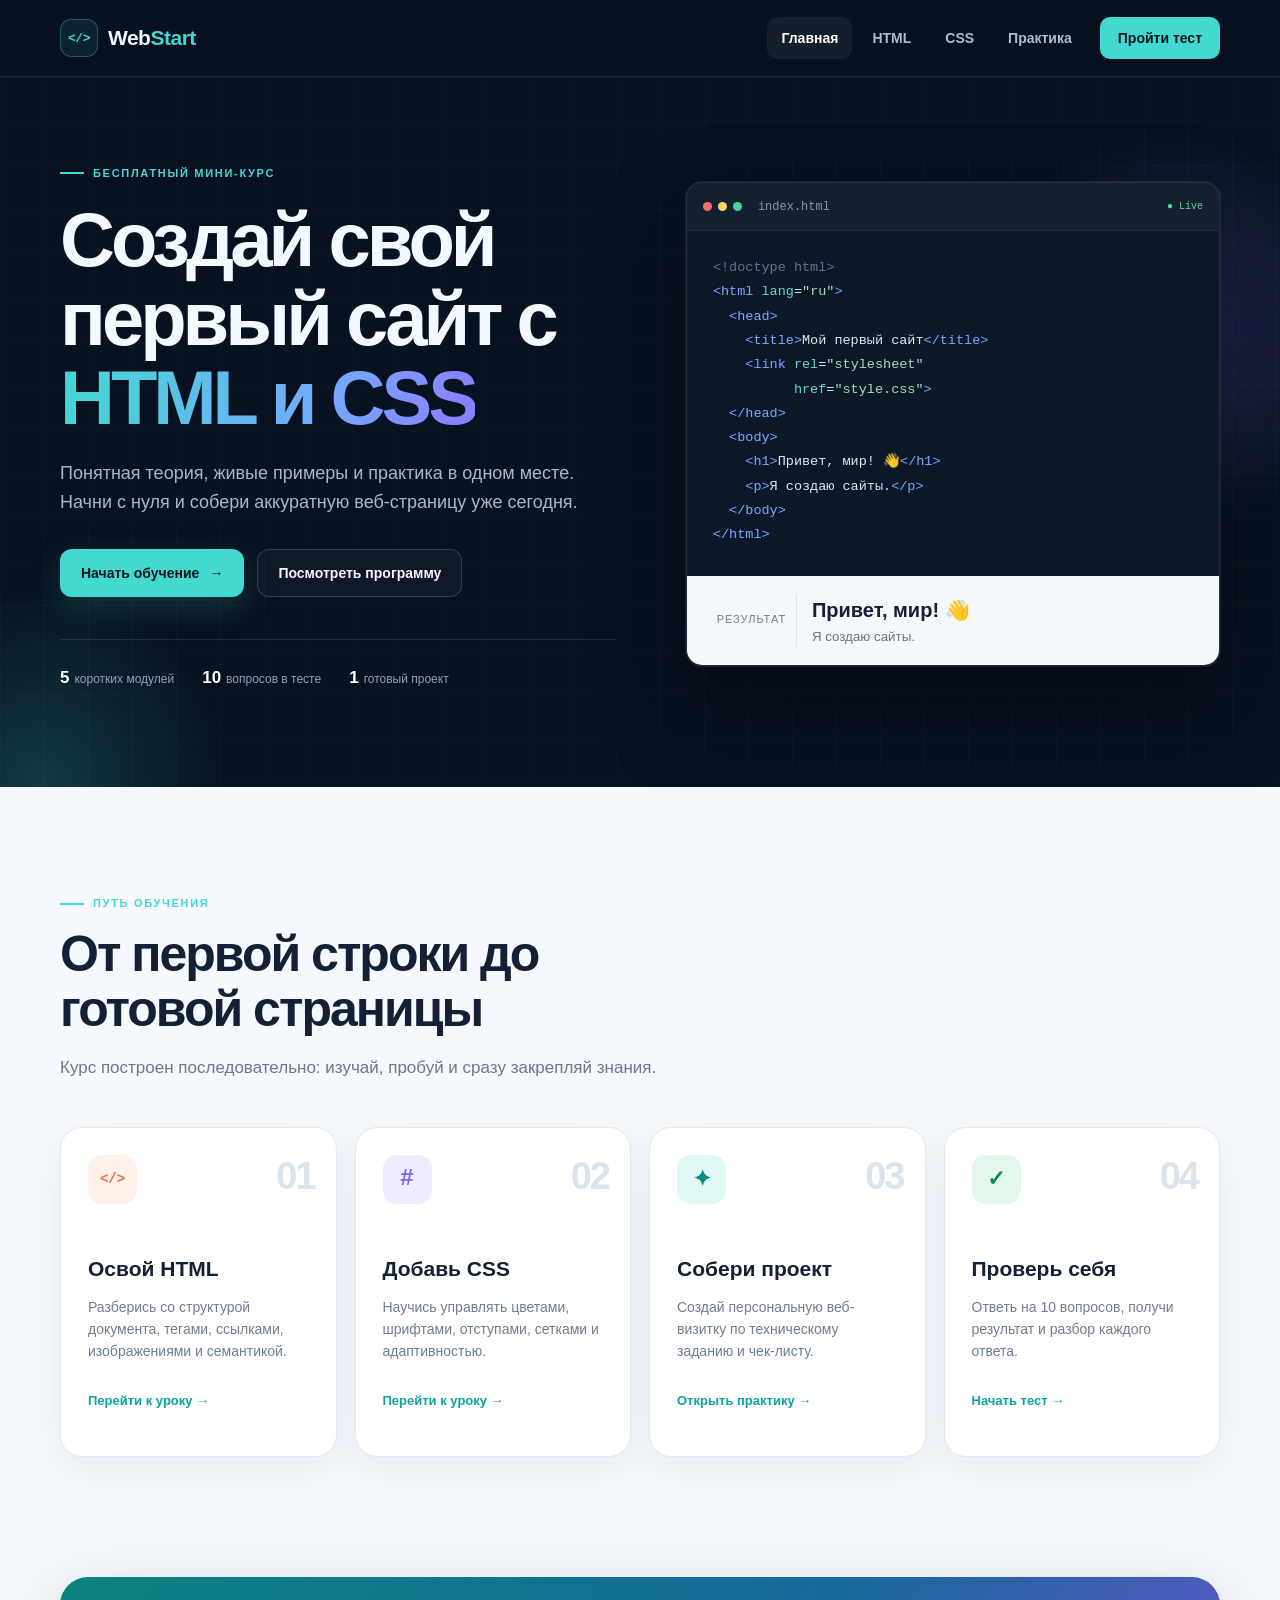
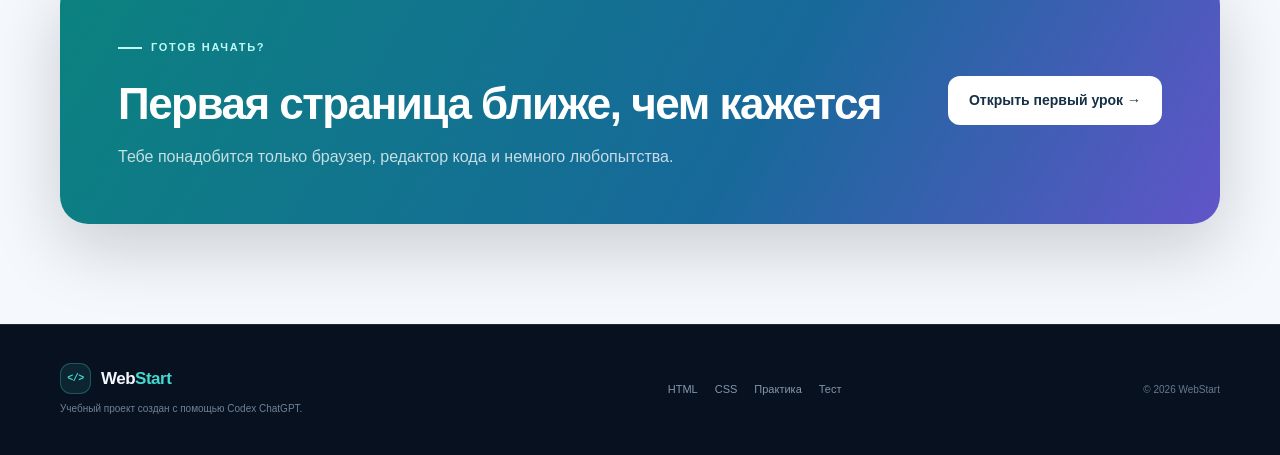
<file: index.html>
<!doctype html>
<html lang="ru">
<head>
  <meta charset="UTF-8">
  <meta name="viewport" content="width=device-width, initial-scale=1.0">
  <meta name="description" content="WebStart — интерактивный учебный проект по основам HTML и CSS.">
  <meta name="theme-color" content="#07111f">
  <title>WebStart — Основы HTML и CSS</title>
  <link rel="stylesheet" href="styles.css">
  <script src="script.js" defer></script>
</head>
<body>
  <a class="skip-link" href="#main">Перейти к содержимому</a>
  <header class="site-header">
    <div class="container nav-wrap">
      <a class="brand" href="index.html" aria-label="WebStart — главная">
        <span class="brand-mark">&lt;/&gt;</span>
        <span>Web<span>Start</span></span>
      </a>
      <button class="menu-toggle" type="button" aria-expanded="false" aria-controls="main-nav" aria-label="Открыть меню">
        <span></span><span></span><span></span>
      </button>
      <nav class="main-nav" id="main-nav" aria-label="Главная навигация">
        <a class="active" href="index.html">Главная</a>
        <a href="html-basics.html">HTML</a>
        <a href="css-basics.html">CSS</a>
        <a href="practice.html">Практика</a>
        <a class="nav-cta" href="quiz.html">Пройти тест</a>
      </nav>
    </div>
  </header>

  <main id="main">
    <section class="hero">
      <div class="container hero-grid">
        <div class="hero-copy reveal">
          <div class="eyebrow"><span></span> Бесплатный мини-курс</div>
          <h1>Создай свой первый сайт с <span class="gradient-text">HTML и CSS</span></h1>
          <p>Понятная теория, живые примеры и практика в одном месте. Начни с нуля и собери аккуратную веб-страницу уже сегодня.</p>
          <div class="hero-actions">
            <a class="button primary" href="html-basics.html">Начать обучение <span>→</span></a>
            <a class="button ghost" href="#roadmap">Посмотреть программу</a>
          </div>
          <div class="hero-proof" aria-label="Преимущества курса">
            <span><b>5</b> коротких модулей</span>
            <span><b>10</b> вопросов в тесте</span>
            <span><b>1</b> готовый проект</span>
          </div>
        </div>

        <div class="code-window hero-window reveal" aria-label="Пример HTML-кода">
          <div class="window-bar">
            <div class="window-dots"><i></i><i></i><i></i></div>
            <span>index.html</span>
            <span class="window-status">● Live</span>
          </div>
          <pre><code><span class="c-muted">&lt;!doctype html&gt;</span>
<span class="c-blue">&lt;html</span> <span class="c-cyan">lang</span>=<span class="c-green">"ru"</span><span class="c-blue">&gt;</span>
  <span class="c-blue">&lt;head&gt;</span>
    <span class="c-blue">&lt;title&gt;</span>Мой первый сайт<span class="c-blue">&lt;/title&gt;</span>
    <span class="c-blue">&lt;link</span> <span class="c-cyan">rel</span>=<span class="c-green">"stylesheet"</span>
          <span class="c-cyan">href</span>=<span class="c-green">"style.css"</span><span class="c-blue">&gt;</span>
  <span class="c-blue">&lt;/head&gt;</span>
  <span class="c-blue">&lt;body&gt;</span>
    <span class="c-blue">&lt;h1&gt;</span>Привет, мир! 👋<span class="c-blue">&lt;/h1&gt;</span>
    <span class="c-blue">&lt;p&gt;</span>Я создаю сайты.<span class="c-blue">&lt;/p&gt;</span>
  <span class="c-blue">&lt;/body&gt;</span>
<span class="c-blue">&lt;/html&gt;</span></code></pre>
          <div class="code-result">
            <span>Результат</span>
            <div><strong>Привет, мир! 👋</strong><small>Я создаю сайты.</small></div>
          </div>
        </div>
      </div>
      <div class="hero-glow glow-one"></div>
      <div class="hero-glow glow-two"></div>
    </section>

    <section class="section" id="roadmap">
      <div class="container">
        <div class="section-heading reveal">
          <div class="eyebrow"><span></span> Путь обучения</div>
          <h2>От первой строки до готовой страницы</h2>
          <p>Курс построен последовательно: изучай, пробуй и сразу закрепляй знания.</p>
        </div>
        <div class="roadmap-grid">
          <a class="roadmap-card reveal" href="html-basics.html">
            <div class="step-number">01</div>
            <div class="card-icon html-icon">&lt;/&gt;</div>
            <h3>Освой HTML</h3>
            <p>Разберись со структурой документа, тегами, ссылками, изображениями и семантикой.</p>
            <span class="card-link">Перейти к уроку →</span>
          </a>
          <a class="roadmap-card reveal" href="css-basics.html">
            <div class="step-number">02</div>
            <div class="card-icon css-icon">#</div>
            <h3>Добавь CSS</h3>
            <p>Научись управлять цветами, шрифтами, отступами, сетками и адаптивностью.</p>
            <span class="card-link">Перейти к уроку →</span>
          </a>
          <a class="roadmap-card reveal" href="practice.html">
            <div class="step-number">03</div>
            <div class="card-icon project-icon">✦</div>
            <h3>Собери проект</h3>
            <p>Создай персональную веб-визитку по техническому заданию и чек-листу.</p>
            <span class="card-link">Открыть практику →</span>
          </a>
          <a class="roadmap-card reveal" href="quiz.html">
            <div class="step-number">04</div>
            <div class="card-icon quiz-icon">✓</div>
            <h3>Проверь себя</h3>
            <p>Ответь на 10 вопросов, получи результат и разбор каждого ответа.</p>
            <span class="card-link">Начать тест →</span>
          </a>
        </div>
      </div>
    </section>

    <section class="section compact-section">
      <div class="container">
        <div class="feature-banner reveal">
          <div>
            <div class="eyebrow light"><span></span> Готов начать?</div>
            <h2>Первая страница ближе, чем кажется</h2>
            <p>Тебе понадобится только браузер, редактор кода и немного любопытства.</p>
          </div>
          <a class="button light-button" href="html-basics.html">Открыть первый урок →</a>
        </div>
      </div>
    </section>
  </main>

  <footer class="site-footer">
    <div class="container footer-grid">
      <div>
        <a class="brand" href="index.html"><span class="brand-mark">&lt;/&gt;</span><span>Web<span>Start</span></span></a>
        <p>Учебный проект создан с помощью Codex ChatGPT.</p>
      </div>
      <div class="footer-links">
        <a href="html-basics.html">HTML</a><a href="css-basics.html">CSS</a><a href="practice.html">Практика</a><a href="quiz.html">Тест</a>
      </div>
      <span class="copyright">© <span data-year></span> WebStart</span>
    </div>
  </footer>
</body>
</html>
</file>
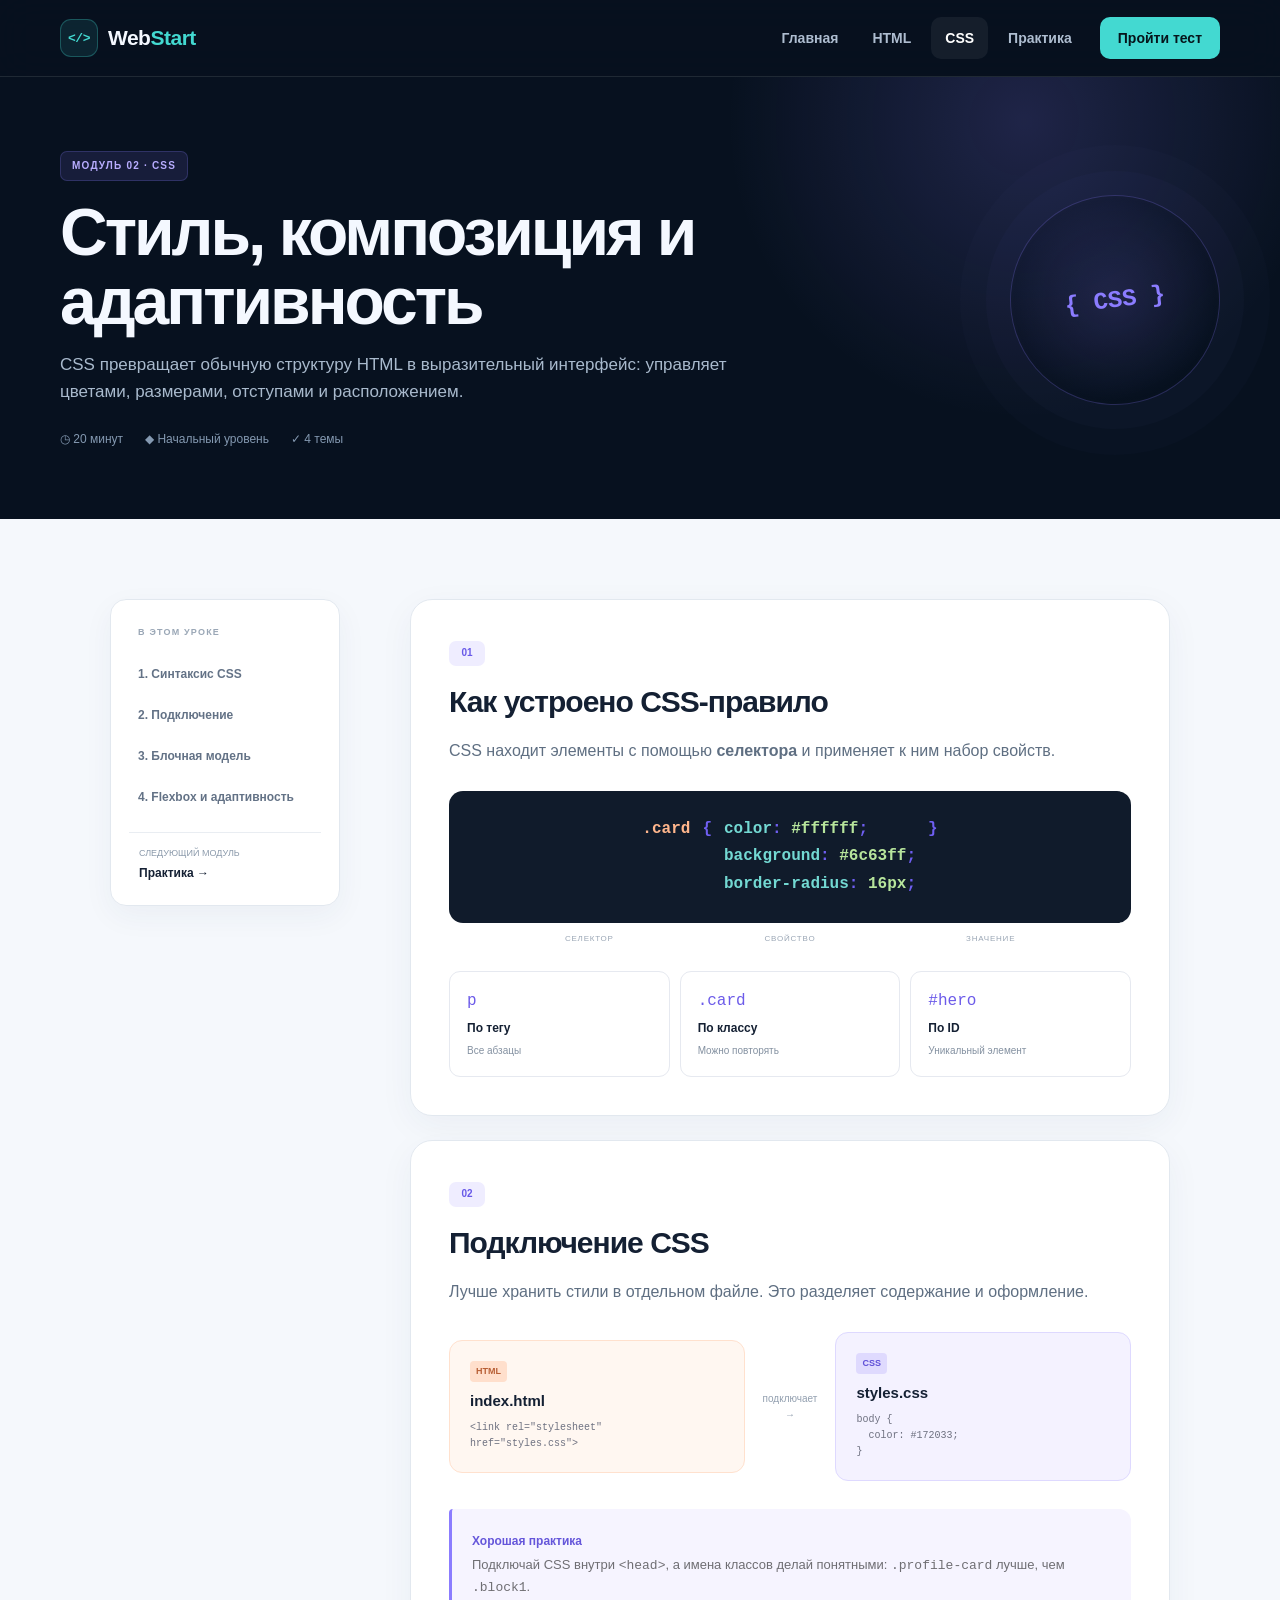
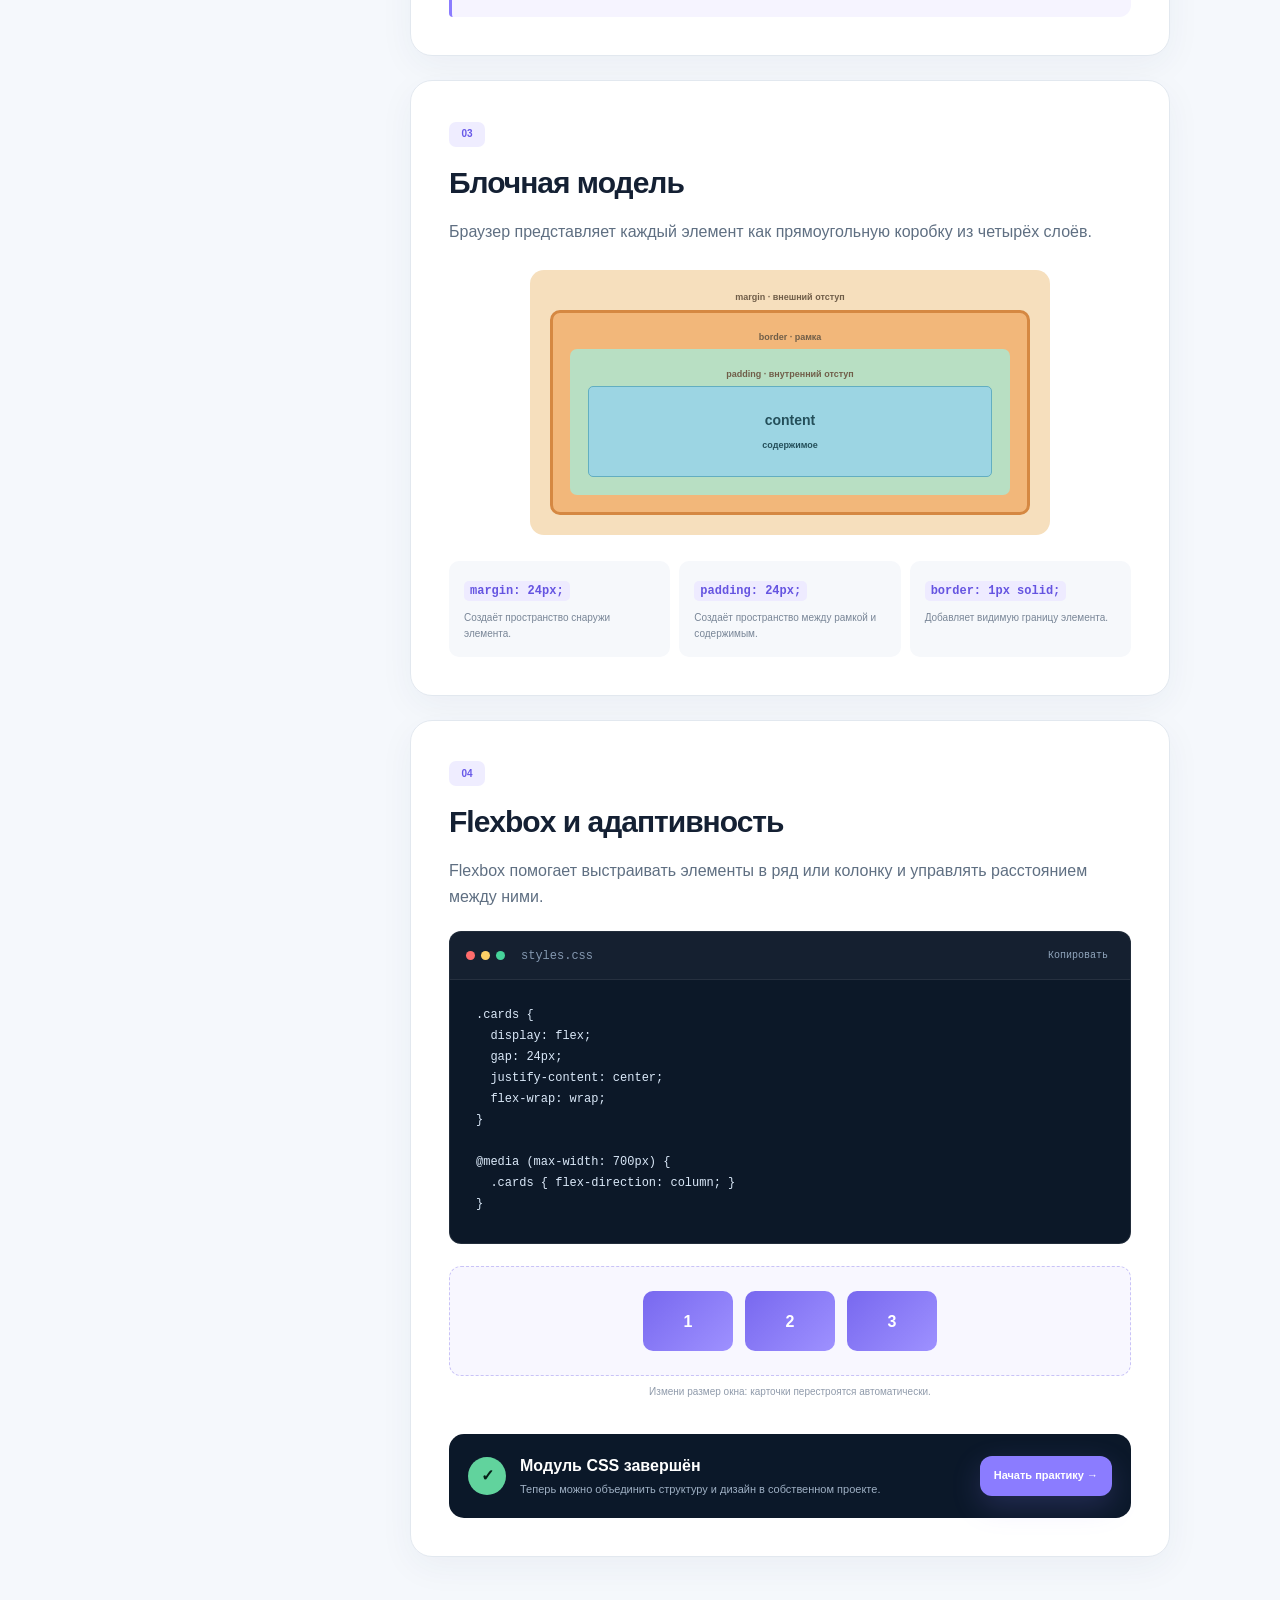
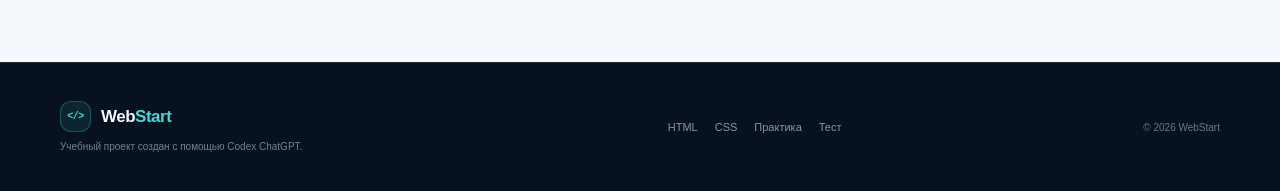
<file: css-basics.html>
<!doctype html>
<html lang="ru">
<head><meta charset="UTF-8"><meta name="viewport" content="width=device-width, initial-scale=1.0"><meta name="description" content="Основы CSS: селекторы, блочная модель, Flexbox и адаптивность."><meta name="theme-color" content="#07111f"><title>Основы CSS — WebStart</title><link rel="stylesheet" href="styles.css"><script src="script.js" defer></script></head>
<body>
  <a class="skip-link" href="#main">Перейти к содержимому</a>
  <header class="site-header"><div class="container nav-wrap"><a class="brand" href="index.html"><span class="brand-mark">&lt;/&gt;</span><span>Web<span>Start</span></span></a><button class="menu-toggle" type="button" aria-expanded="false" aria-controls="main-nav" aria-label="Открыть меню"><span></span><span></span><span></span></button><nav class="main-nav" id="main-nav"><a href="index.html">Главная</a><a href="html-basics.html">HTML</a><a class="active" href="css-basics.html">CSS</a><a href="practice.html">Практика</a><a class="nav-cta" href="quiz.html">Пройти тест</a></nav></div></header>
  <main id="main">
    <section class="page-hero css-page-hero"><div class="container lesson-hero reveal"><div><div class="lesson-label css-label">Модуль 02 · CSS</div><h1>Стиль, композиция и адаптивность</h1><p>CSS превращает обычную структуру HTML в выразительный интерфейс: управляет цветами, размерами, отступами и расположением.</p><div class="lesson-meta"><span>◷ 20 минут</span><span>◆ Начальный уровень</span><span>✓ 4 темы</span></div></div><div class="hero-symbol css-symbol">{ CSS }</div></div></section>
    <section class="lesson-section"><div class="container lesson-layout">
      <aside class="lesson-toc reveal"><span>В этом уроке</span><a href="#syntax">1. Синтаксис CSS</a><a href="#connect">2. Подключение</a><a href="#box">3. Блочная модель</a><a href="#layout">4. Flexbox и адаптивность</a><a class="next-module" href="practice.html">Следующий модуль <b>Практика →</b></a></aside>
      <article class="lesson-content">
        <section id="syntax" class="lesson-block reveal"><span class="topic-number css-topic">01</span><h2>Как устроено CSS-правило</h2><p>CSS находит элементы с помощью <strong>селектора</strong> и применяет к ним набор свойств.</p><div class="css-anatomy"><span class="selector-part">.card</span><span>{</span><div><p><b>color</b>: <em>#ffffff</em>;</p><p><b>background</b>: <em>#6c63ff</em>;</p><p><b>border-radius</b>: <em>16px</em>;</p></div><span>}</span></div><div class="anatomy-labels"><span>селектор</span><span>свойство</span><span>значение</span></div><div class="selector-grid"><div><code>p</code><b>По тегу</b><span>Все абзацы</span></div><div><code>.card</code><b>По классу</b><span>Можно повторять</span></div><div><code>#hero</code><b>По ID</b><span>Уникальный элемент</span></div></div></section>
        <section id="connect" class="lesson-block reveal"><span class="topic-number css-topic">02</span><h2>Подключение CSS</h2><p>Лучше хранить стили в отдельном файле. Это разделяет содержание и оформление.</p><div class="file-connection"><div class="file-card"><span>HTML</span><b>index.html</b><code>&lt;link rel="stylesheet"<br> href="styles.css"&gt;</code></div><div class="connection-line"><span>подключает</span>→</div><div class="file-card css-file"><span>CSS</span><b>styles.css</b><code>body {<br>&nbsp; color: #172033;<br>}</code></div></div><div class="note purple-note"><b>Хорошая практика</b><p>Подключай CSS внутри <code>&lt;head&gt;</code>, а имена классов делай понятными: <code>.profile-card</code> лучше, чем <code>.block1</code>.</p></div></section>
        <section id="box" class="lesson-block reveal"><span class="topic-number css-topic">03</span><h2>Блочная модель</h2><p>Браузер представляет каждый элемент как прямоугольную коробку из четырёх слоёв.</p><div class="box-model"><div class="margin-box"><span>margin · внешний отступ</span><div class="border-box"><span>border · рамка</span><div class="padding-box"><span>padding · внутренний отступ</span><div class="content-box">content<br><small>содержимое</small></div></div></div></div></div><div class="property-cards"><div><code>margin: 24px;</code><p>Создаёт пространство снаружи элемента.</p></div><div><code>padding: 24px;</code><p>Создаёт пространство между рамкой и содержимым.</p></div><div><code>border: 1px solid;</code><p>Добавляет видимую границу элемента.</p></div></div></section>
        <section id="layout" class="lesson-block reveal"><span class="topic-number css-topic">04</span><h2>Flexbox и адаптивность</h2><p>Flexbox помогает выстраивать элементы в ряд или колонку и управлять расстоянием между ними.</p><div class="code-window lesson-code"><div class="window-bar"><div class="window-dots"><i></i><i></i><i></i></div><span>styles.css</span><button class="copy-button" type="button">Копировать</button></div><pre><code>.cards {
  display: flex;
  gap: 24px;
  justify-content: center;
  flex-wrap: wrap;
}

@media (max-width: 700px) {
  .cards { flex-direction: column; }
}</code></pre></div><div class="flex-demo" aria-label="Демонстрация Flexbox"><div>1</div><div>2</div><div>3</div></div><p class="demo-caption">Измени размер окна: карточки перестроятся автоматически.</p><div class="lesson-complete"><span>✓</span><div><b>Модуль CSS завершён</b><p>Теперь можно объединить структуру и дизайн в собственном проекте.</p></div><a class="button primary purple-button" href="practice.html">Начать практику →</a></div></section>
      </article>
    </div></section>
  </main>
  <footer class="site-footer"><div class="container footer-grid"><div><a class="brand" href="index.html"><span class="brand-mark">&lt;/&gt;</span><span>Web<span>Start</span></span></a><p>Учебный проект создан с помощью Codex ChatGPT.</p></div><div class="footer-links"><a href="html-basics.html">HTML</a><a href="css-basics.html">CSS</a><a href="practice.html">Практика</a><a href="quiz.html">Тест</a></div><span class="copyright">© <span data-year></span> WebStart</span></div></footer>
</body></html>
</file>
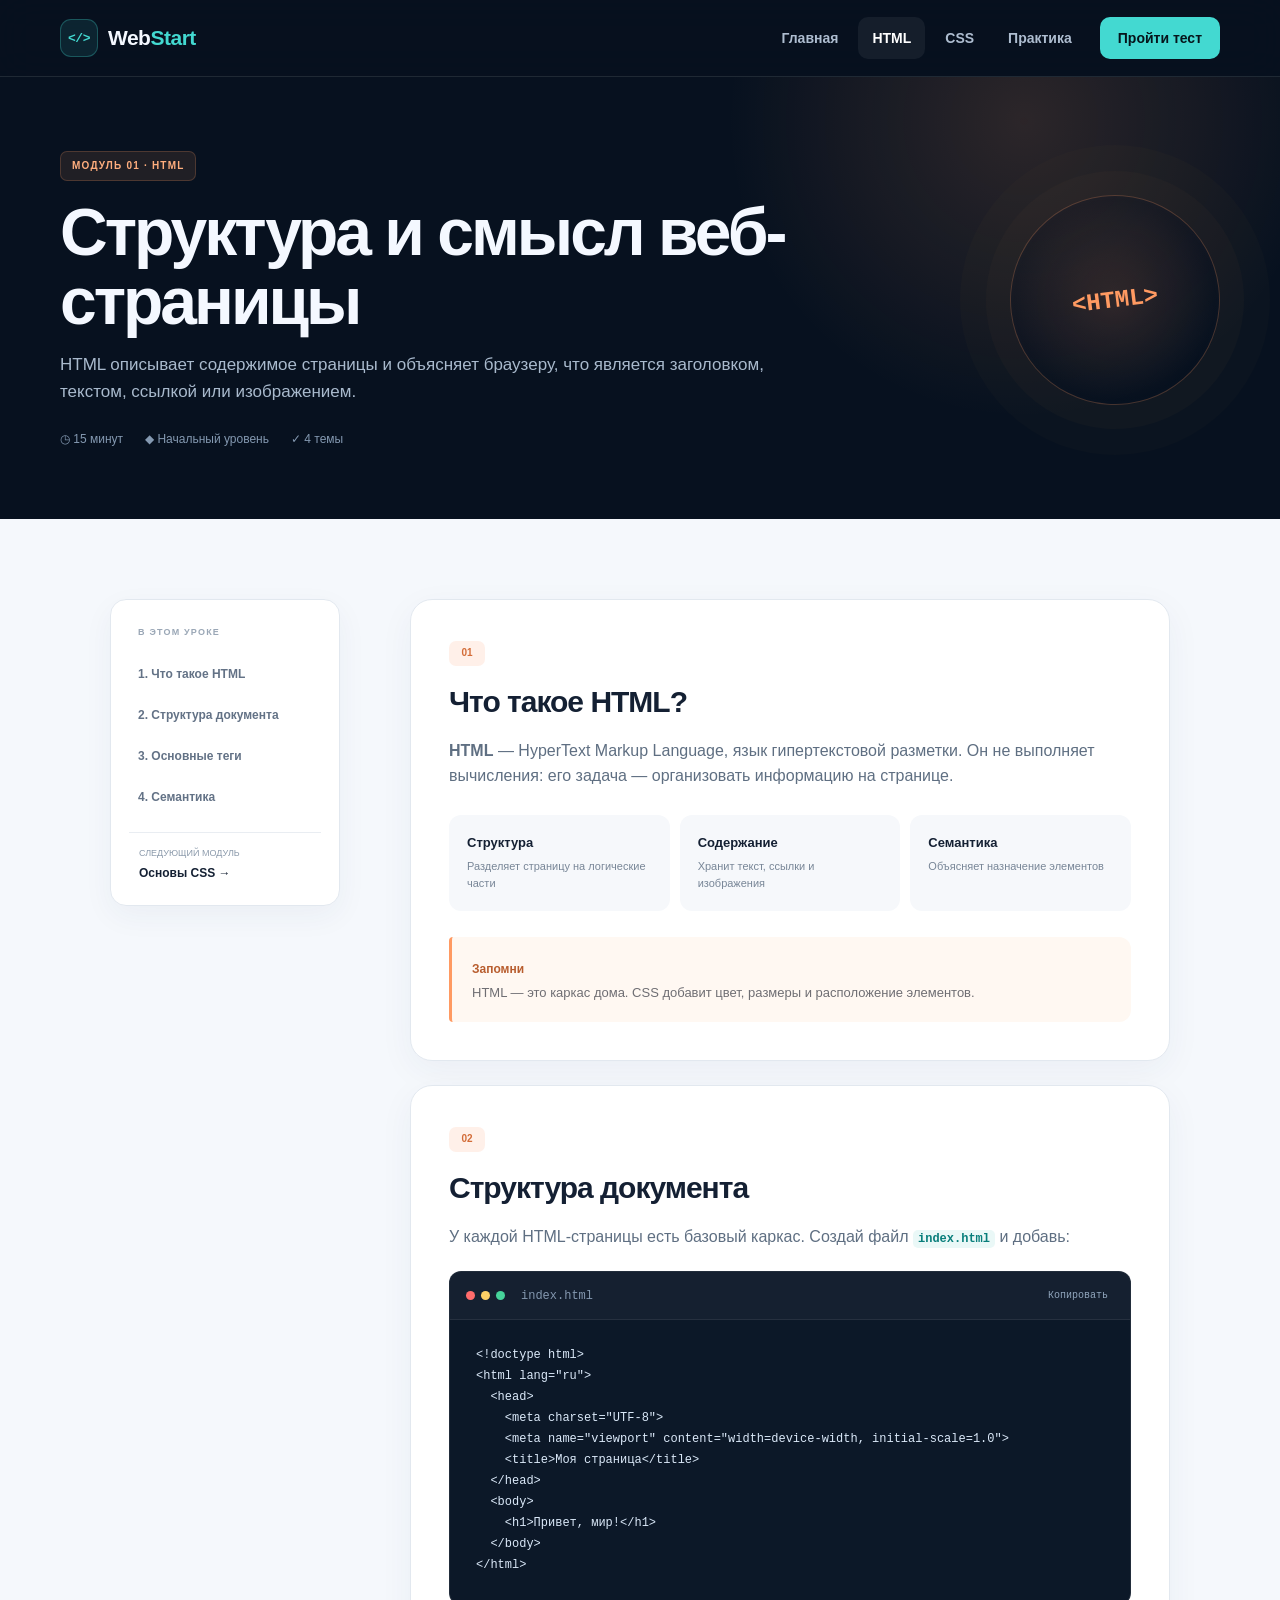
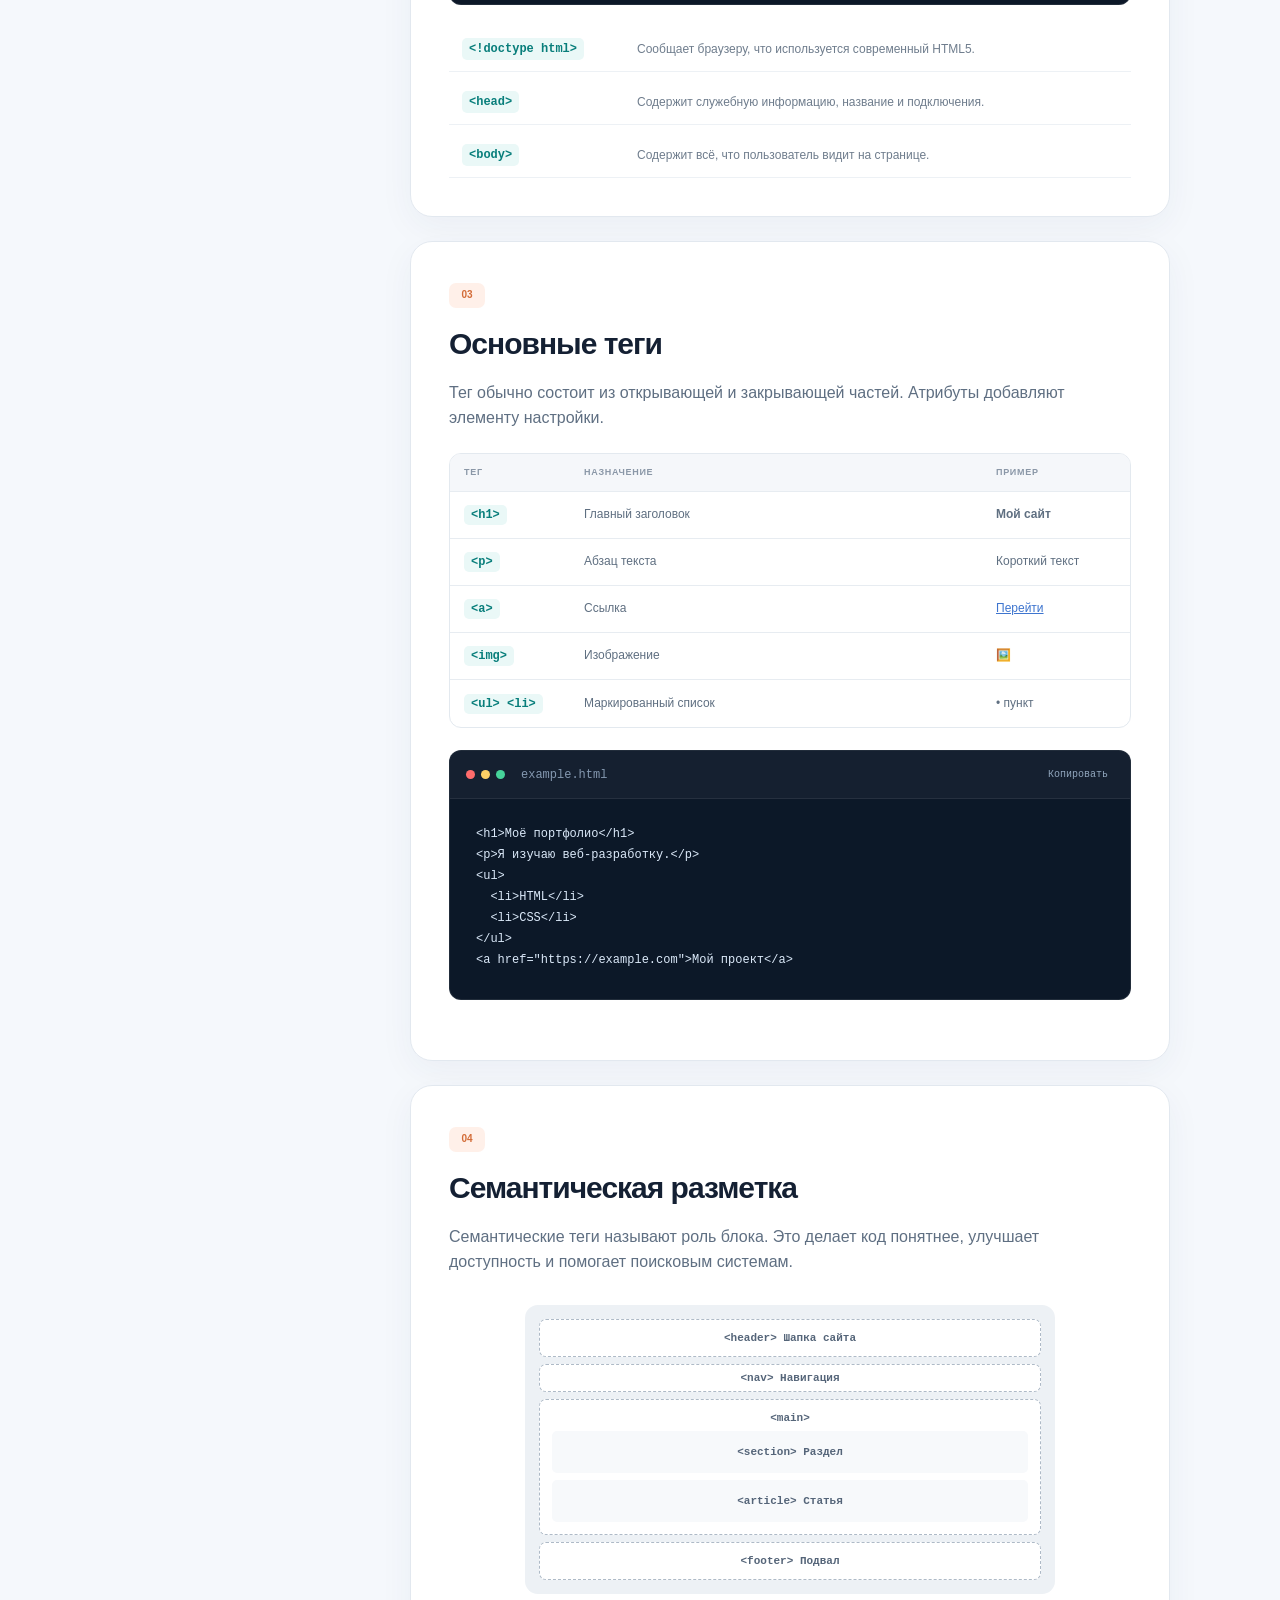
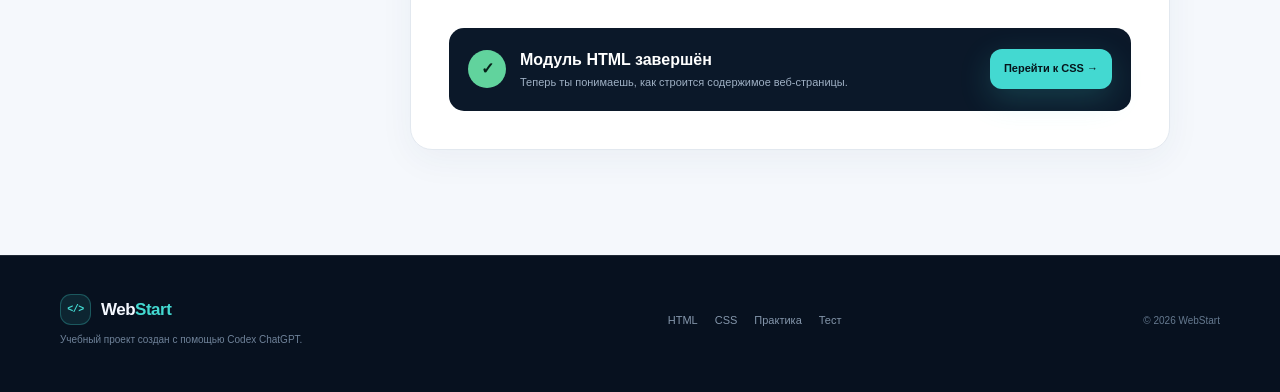
<file: html-basics.html>
<!doctype html>
<html lang="ru">
<head>
  <meta charset="UTF-8"><meta name="viewport" content="width=device-width, initial-scale=1.0">
  <meta name="description" content="Основы HTML: структура документа, теги и семантика.">
  <meta name="theme-color" content="#07111f"><title>Основы HTML — WebStart</title>
  <link rel="stylesheet" href="styles.css"><script src="script.js" defer></script>
</head>
<body>
  <a class="skip-link" href="#main">Перейти к содержимому</a>
  <header class="site-header"><div class="container nav-wrap">
    <a class="brand" href="index.html"><span class="brand-mark">&lt;/&gt;</span><span>Web<span>Start</span></span></a>
    <button class="menu-toggle" type="button" aria-expanded="false" aria-controls="main-nav" aria-label="Открыть меню"><span></span><span></span><span></span></button>
    <nav class="main-nav" id="main-nav"><a href="index.html">Главная</a><a class="active" href="html-basics.html">HTML</a><a href="css-basics.html">CSS</a><a href="practice.html">Практика</a><a class="nav-cta" href="quiz.html">Пройти тест</a></nav>
  </div></header>
  <main id="main">
    <section class="page-hero"><div class="container lesson-hero reveal">
      <div><div class="lesson-label html-label">Модуль 01 · HTML</div><h1>Структура и смысл веб-страницы</h1><p>HTML описывает содержимое страницы и объясняет браузеру, что является заголовком, текстом, ссылкой или изображением.</p><div class="lesson-meta"><span>◷ 15 минут</span><span>◆ Начальный уровень</span><span>✓ 4 темы</span></div></div>
      <div class="hero-symbol html-symbol">&lt;HTML&gt;</div>
    </div></section>

    <section class="lesson-section"><div class="container lesson-layout">
      <aside class="lesson-toc reveal"><span>В этом уроке</span><a href="#what">1. Что такое HTML</a><a href="#structure">2. Структура документа</a><a href="#tags">3. Основные теги</a><a href="#semantic">4. Семантика</a><a class="next-module" href="css-basics.html">Следующий модуль <b>Основы CSS →</b></a></aside>
      <article class="lesson-content">
        <section id="what" class="lesson-block reveal"><span class="topic-number">01</span><h2>Что такое HTML?</h2><p><strong>HTML</strong> — HyperText Markup Language, язык гипертекстовой разметки. Он не выполняет вычисления: его задача — организовать информацию на странице.</p><div class="concept-grid"><div><b>Структура</b><span>Разделяет страницу на логические части</span></div><div><b>Содержание</b><span>Хранит текст, ссылки и изображения</span></div><div><b>Семантика</b><span>Объясняет назначение элементов</span></div></div><div class="note"><b>Запомни</b><p>HTML — это каркас дома. CSS добавит цвет, размеры и расположение элементов.</p></div></section>

        <section id="structure" class="lesson-block reveal"><span class="topic-number">02</span><h2>Структура документа</h2><p>У каждой HTML-страницы есть базовый каркас. Создай файл <code class="inline-code">index.html</code> и добавь:</p>
          <div class="code-window lesson-code"><div class="window-bar"><div class="window-dots"><i></i><i></i><i></i></div><span>index.html</span><button class="copy-button" type="button">Копировать</button></div><pre><code>&lt;!doctype html&gt;
&lt;html lang="ru"&gt;
  &lt;head&gt;
    &lt;meta charset="UTF-8"&gt;
    &lt;meta name="viewport" content="width=device-width, initial-scale=1.0"&gt;
    &lt;title&gt;Моя страница&lt;/title&gt;
  &lt;/head&gt;
  &lt;body&gt;
    &lt;h1&gt;Привет, мир!&lt;/h1&gt;
  &lt;/body&gt;
&lt;/html&gt;</code></pre></div>
          <div class="explain-list"><div><code>&lt;!doctype html&gt;</code><p>Сообщает браузеру, что используется современный HTML5.</p></div><div><code>&lt;head&gt;</code><p>Содержит служебную информацию, название и подключения.</p></div><div><code>&lt;body&gt;</code><p>Содержит всё, что пользователь видит на странице.</p></div></div>
        </section>

        <section id="tags" class="lesson-block reveal"><span class="topic-number">03</span><h2>Основные теги</h2><p>Тег обычно состоит из открывающей и закрывающей частей. Атрибуты добавляют элементу настройки.</p><div class="tag-table" role="table"><div class="tag-row tag-head" role="row"><span>Тег</span><span>Назначение</span><span>Пример</span></div><div class="tag-row"><code>&lt;h1&gt;</code><span>Главный заголовок</span><span><b>Мой сайт</b></span></div><div class="tag-row"><code>&lt;p&gt;</code><span>Абзац текста</span><span>Короткий текст</span></div><div class="tag-row"><code>&lt;a&gt;</code><span>Ссылка</span><span class="fake-link">Перейти</span></div><div class="tag-row"><code>&lt;img&gt;</code><span>Изображение</span><span>🖼️</span></div><div class="tag-row"><code>&lt;ul&gt; &lt;li&gt;</code><span>Маркированный список</span><span>• пункт</span></div></div>
          <div class="code-window lesson-code"><div class="window-bar"><div class="window-dots"><i></i><i></i><i></i></div><span>example.html</span><button class="copy-button" type="button">Копировать</button></div><pre><code>&lt;h1&gt;Моё портфолио&lt;/h1&gt;
&lt;p&gt;Я изучаю веб-разработку.&lt;/p&gt;
&lt;ul&gt;
  &lt;li&gt;HTML&lt;/li&gt;
  &lt;li&gt;CSS&lt;/li&gt;
&lt;/ul&gt;
&lt;a href="https://example.com"&gt;Мой проект&lt;/a&gt;</code></pre></div>
        </section>

        <section id="semantic" class="lesson-block reveal"><span class="topic-number">04</span><h2>Семантическая разметка</h2><p>Семантические теги называют роль блока. Это делает код понятнее, улучшает доступность и помогает поисковым системам.</p><div class="semantic-map"><div class="sem-header">&lt;header&gt; Шапка сайта</div><div class="sem-nav">&lt;nav&gt; Навигация</div><div class="sem-main"><span>&lt;main&gt;</span><div>&lt;section&gt; Раздел</div><div>&lt;article&gt; Статья</div></div><div class="sem-footer">&lt;footer&gt; Подвал</div></div><div class="lesson-complete"><span>✓</span><div><b>Модуль HTML завершён</b><p>Теперь ты понимаешь, как строится содержимое веб-страницы.</p></div><a class="button primary" href="css-basics.html">Перейти к CSS →</a></div></section>
      </article>
    </div></section>
  </main>
  <footer class="site-footer"><div class="container footer-grid"><div><a class="brand" href="index.html"><span class="brand-mark">&lt;/&gt;</span><span>Web<span>Start</span></span></a><p>Учебный проект создан с помощью Codex ChatGPT.</p></div><div class="footer-links"><a href="html-basics.html">HTML</a><a href="css-basics.html">CSS</a><a href="practice.html">Практика</a><a href="quiz.html">Тест</a></div><span class="copyright">© <span data-year></span> WebStart</span></div></footer>
</body></html>
</file>
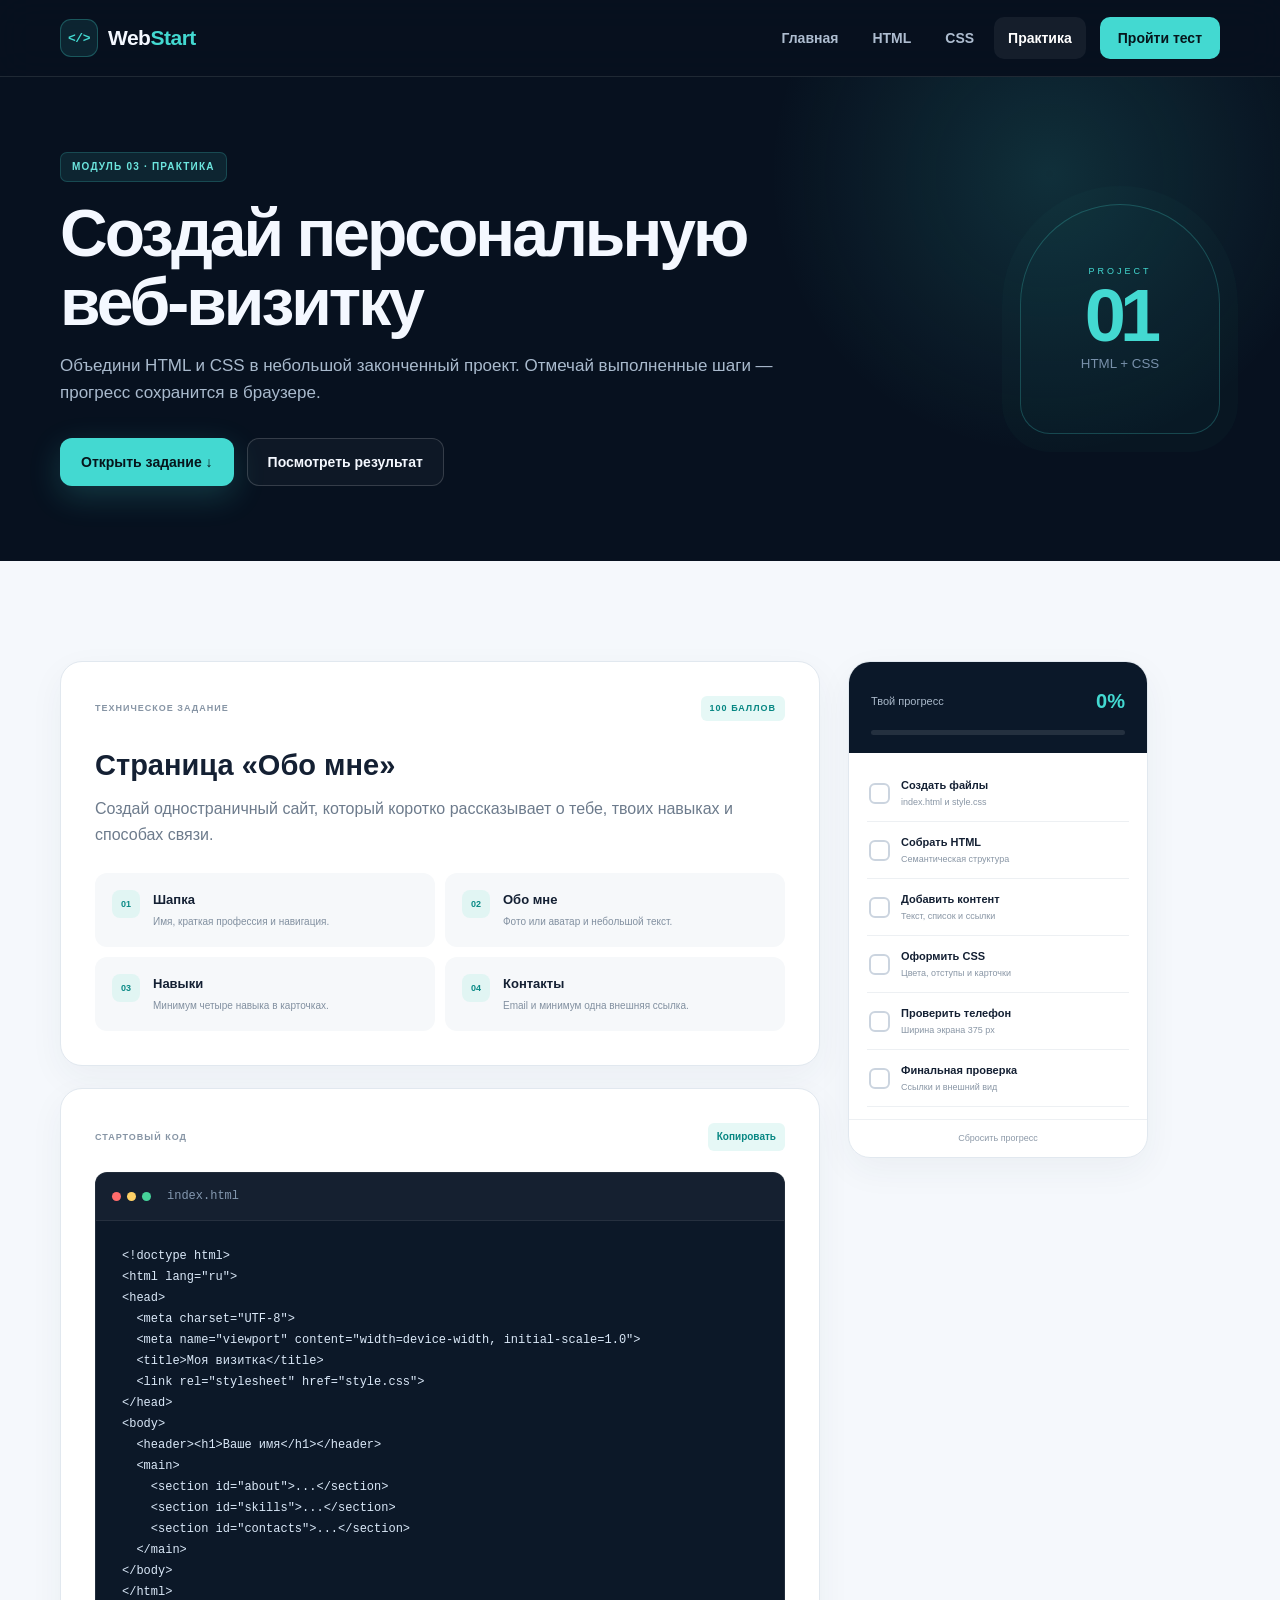
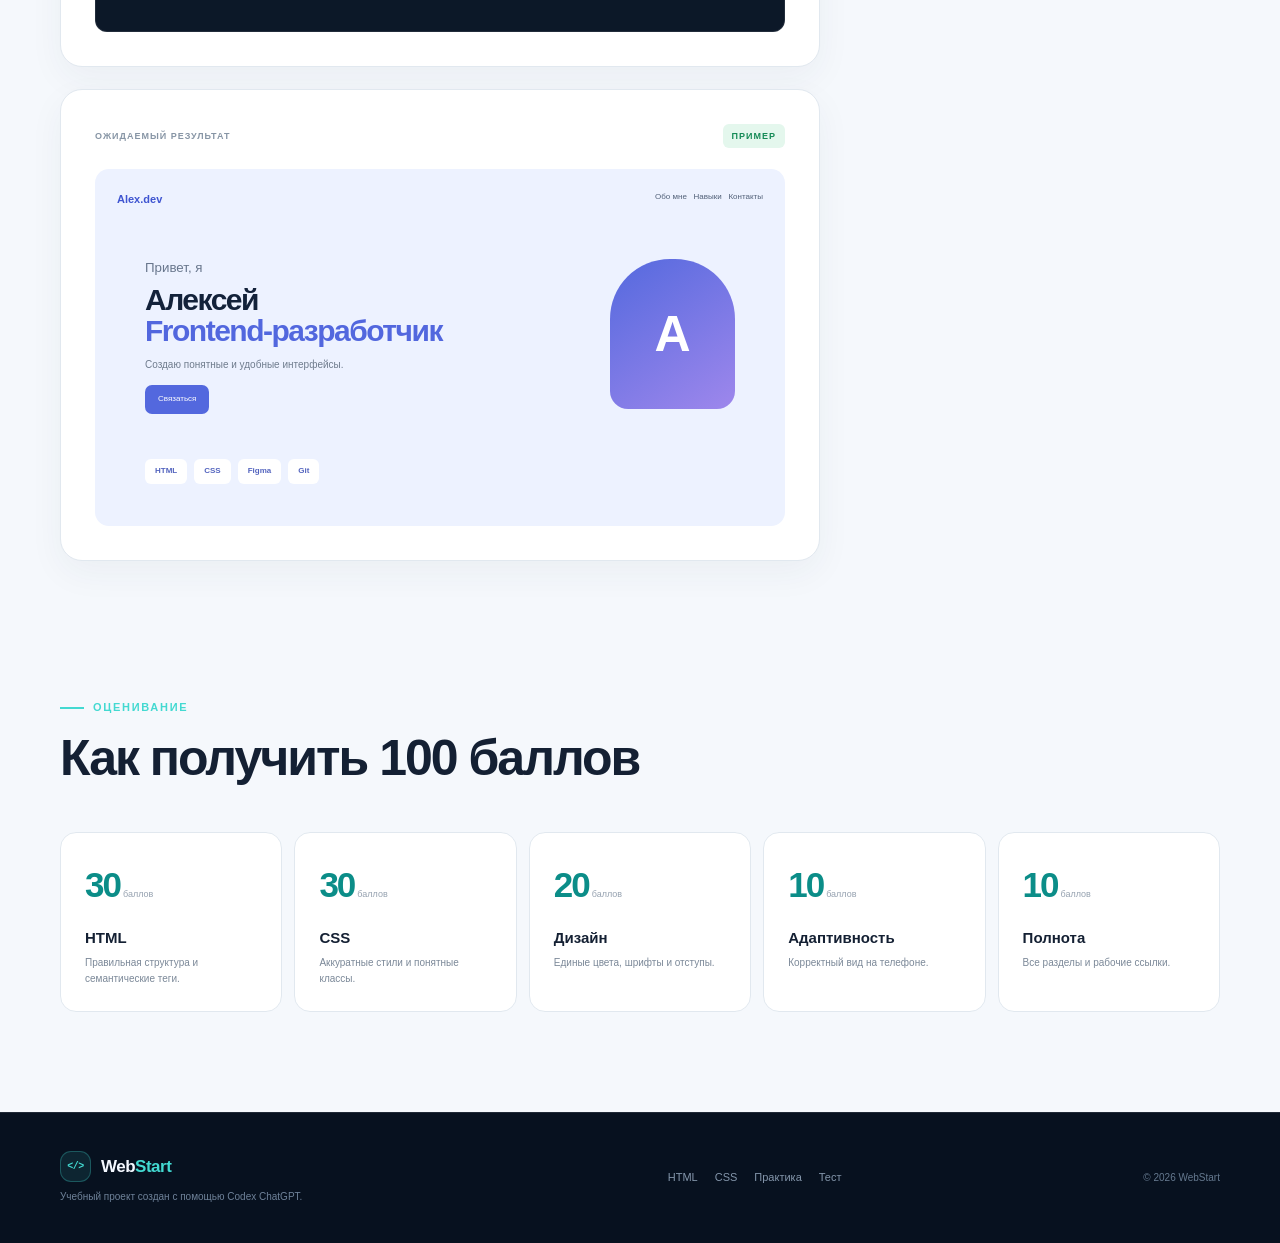
<file: practice.html>
<!doctype html>
<html lang="ru">
<head><meta charset="UTF-8"><meta name="viewport" content="width=device-width, initial-scale=1.0"><meta name="description" content="Практическое задание WebStart: создайте персональную веб-визитку."><meta name="theme-color" content="#07111f"><title>Практика — WebStart</title><link rel="stylesheet" href="styles.css"><script src="script.js" defer></script></head>
<body>
  <a class="skip-link" href="#main">Перейти к содержимому</a>
  <header class="site-header"><div class="container nav-wrap"><a class="brand" href="index.html"><span class="brand-mark">&lt;/&gt;</span><span>Web<span>Start</span></span></a><button class="menu-toggle" type="button" aria-expanded="false" aria-controls="main-nav" aria-label="Открыть меню"><span></span><span></span><span></span></button><nav class="main-nav" id="main-nav"><a href="index.html">Главная</a><a href="html-basics.html">HTML</a><a href="css-basics.html">CSS</a><a class="active" href="practice.html">Практика</a><a class="nav-cta" href="quiz.html">Пройти тест</a></nav></div></header>
  <main id="main">
    <section class="page-hero practice-hero"><div class="container project-intro reveal"><div><div class="lesson-label project-label">Модуль 03 · Практика</div><h1>Создай персональную веб-визитку</h1><p>Объедини HTML и CSS в небольшой законченный проект. Отмечай выполненные шаги — прогресс сохранится в браузере.</p><div class="hero-actions"><a class="button primary" href="#brief">Открыть задание ↓</a><a class="button ghost" href="#example">Посмотреть результат</a></div></div><div class="project-badge"><span>PROJECT</span><strong>01</strong><small>HTML + CSS</small></div></div></section>
    <section class="section" id="brief"><div class="container project-layout">
      <article class="project-main">
        <div class="project-card reveal"><div class="project-card-head"><span>Техническое задание</span><b>100 баллов</b></div><h2>Страница «Обо мне»</h2><p>Создай одностраничный сайт, который коротко рассказывает о тебе, твоих навыках и способах связи.</p><div class="deliverables"><div><span>01</span><div><b>Шапка</b><p>Имя, краткая профессия и навигация.</p></div></div><div><span>02</span><div><b>Обо мне</b><p>Фото или аватар и небольшой текст.</p></div></div><div><span>03</span><div><b>Навыки</b><p>Минимум четыре навыка в карточках.</p></div></div><div><span>04</span><div><b>Контакты</b><p>Email и минимум одна внешняя ссылка.</p></div></div></div></div>
        <div class="project-card reveal"><div class="project-card-head"><span>Стартовый код</span><button class="copy-button standalone-copy" type="button" data-copy-target="starter-code">Копировать</button></div><div class="code-window lesson-code flush"><div class="window-bar"><div class="window-dots"><i></i><i></i><i></i></div><span>index.html</span></div><pre id="starter-code"><code>&lt;!doctype html&gt;
&lt;html lang="ru"&gt;
&lt;head&gt;
  &lt;meta charset="UTF-8"&gt;
  &lt;meta name="viewport" content="width=device-width, initial-scale=1.0"&gt;
  &lt;title&gt;Моя визитка&lt;/title&gt;
  &lt;link rel="stylesheet" href="style.css"&gt;
&lt;/head&gt;
&lt;body&gt;
  &lt;header&gt;&lt;h1&gt;Ваше имя&lt;/h1&gt;&lt;/header&gt;
  &lt;main&gt;
    &lt;section id="about"&gt;...&lt;/section&gt;
    &lt;section id="skills"&gt;...&lt;/section&gt;
    &lt;section id="contacts"&gt;...&lt;/section&gt;
  &lt;/main&gt;
&lt;/body&gt;
&lt;/html&gt;</code></pre></div></div>
        <div class="project-card reveal" id="example"><div class="project-card-head"><span>Ожидаемый результат</span><b class="success-pill">Пример</b></div><div class="mini-site"><div class="mini-nav"><b>Alex.dev</b><span>Обо мне&nbsp;&nbsp; Навыки&nbsp;&nbsp; Контакты</span></div><div class="mini-hero"><div><small>Привет, я</small><h3>Алексей<br><em>Frontend-разработчик</em></h3><p>Создаю понятные и удобные интерфейсы.</p><button type="button">Связаться</button></div><div class="avatar-shape">A</div></div><div class="mini-skills"><span>HTML</span><span>CSS</span><span>Figma</span><span>Git</span></div></div></div>
      </article>
      <aside class="checklist-card reveal"><div class="checklist-head"><div><span>Твой прогресс</span><b id="progress-value">0%</b></div><div class="progress-track"><i id="progress-bar"></i></div></div><div class="checklist" id="practice-checklist">
        <label><input type="checkbox" data-check="files"><span></span><p><b>Создать файлы</b><small>index.html и style.css</small></p></label>
        <label><input type="checkbox" data-check="structure"><span></span><p><b>Собрать HTML</b><small>Семантическая структура</small></p></label>
        <label><input type="checkbox" data-check="content"><span></span><p><b>Добавить контент</b><small>Текст, список и ссылки</small></p></label>
        <label><input type="checkbox" data-check="styles"><span></span><p><b>Оформить CSS</b><small>Цвета, отступы и карточки</small></p></label>
        <label><input type="checkbox" data-check="responsive"><span></span><p><b>Проверить телефон</b><small>Ширина экрана 375 px</small></p></label>
        <label><input type="checkbox" data-check="validate"><span></span><p><b>Финальная проверка</b><small>Ссылки и внешний вид</small></p></label>
      </div><div class="checklist-finish" id="checklist-finish"><span>🎉</span><b>Проект готов!</b><a href="quiz.html">Перейти к тесту →</a></div><button class="reset-progress" id="reset-progress" type="button">Сбросить прогресс</button></aside>
    </div></section>
    <section class="section rubric-section"><div class="container"><div class="section-heading reveal"><div class="eyebrow"><span></span> Оценивание</div><h2>Как получить 100 баллов</h2></div><div class="rubric-grid"><div class="rubric-card reveal"><b>30</b><span>баллов</span><h3>HTML</h3><p>Правильная структура и семантические теги.</p></div><div class="rubric-card reveal"><b>30</b><span>баллов</span><h3>CSS</h3><p>Аккуратные стили и понятные классы.</p></div><div class="rubric-card reveal"><b>20</b><span>баллов</span><h3>Дизайн</h3><p>Единые цвета, шрифты и отступы.</p></div><div class="rubric-card reveal"><b>10</b><span>баллов</span><h3>Адаптивность</h3><p>Корректный вид на телефоне.</p></div><div class="rubric-card reveal"><b>10</b><span>баллов</span><h3>Полнота</h3><p>Все разделы и рабочие ссылки.</p></div></div></div></section>
  </main>
  <footer class="site-footer"><div class="container footer-grid"><div><a class="brand" href="index.html"><span class="brand-mark">&lt;/&gt;</span><span>Web<span>Start</span></span></a><p>Учебный проект создан с помощью Codex ChatGPT.</p></div><div class="footer-links"><a href="html-basics.html">HTML</a><a href="css-basics.html">CSS</a><a href="practice.html">Практика</a><a href="quiz.html">Тест</a></div><span class="copyright">© <span data-year></span> WebStart</span></div></footer>
</body></html>
</file>
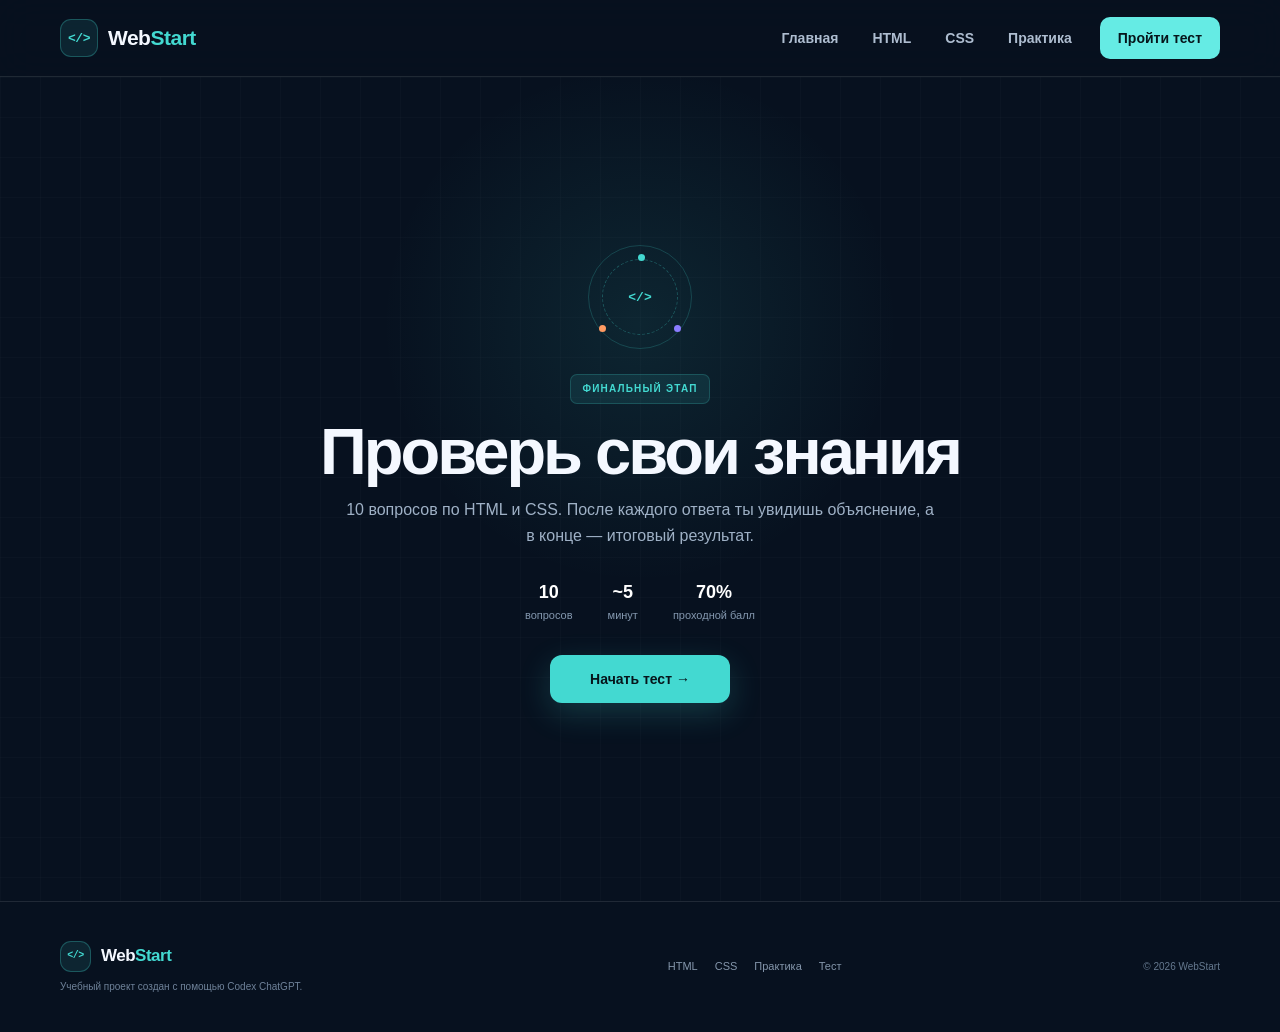
<file: quiz.html>
<!doctype html>
<html lang="ru">
<head><meta charset="UTF-8"><meta name="viewport" content="width=device-width, initial-scale=1.0"><meta name="description" content="Интерактивный тест по основам HTML и CSS."><meta name="theme-color" content="#07111f"><title>Тест — WebStart</title><link rel="stylesheet" href="styles.css"><script src="script.js" defer></script></head>
<body class="quiz-page">
  <a class="skip-link" href="#main">Перейти к содержимому</a>
  <header class="site-header"><div class="container nav-wrap"><a class="brand" href="index.html"><span class="brand-mark">&lt;/&gt;</span><span>Web<span>Start</span></span></a><button class="menu-toggle" type="button" aria-expanded="false" aria-controls="main-nav" aria-label="Открыть меню"><span></span><span></span><span></span></button><nav class="main-nav" id="main-nav"><a href="index.html">Главная</a><a href="html-basics.html">HTML</a><a href="css-basics.html">CSS</a><a href="practice.html">Практика</a><a class="nav-cta active" href="quiz.html">Пройти тест</a></nav></div></header>
  <main id="main">
    <section class="quiz-shell">
      <div class="quiz-intro container reveal" id="quiz-intro"><div class="quiz-orbit"><span>&lt;/&gt;</span><i></i><i></i><i></i></div><div class="lesson-label quiz-label">Финальный этап</div><h1>Проверь свои знания</h1><p>10 вопросов по HTML и CSS. После каждого ответа ты увидишь объяснение, а в конце — итоговый результат.</p><div class="quiz-facts"><span><b>10</b> вопросов</span><span><b>~5</b> минут</span><span><b>70%</b> проходной балл</span></div><button class="button primary quiz-start" id="start-quiz" type="button">Начать тест →</button></div>
      <div class="quiz-card container" id="quiz-card" hidden>
        <div class="quiz-top"><div><span id="question-counter">Вопрос 1 из 10</span><b id="score-live">0 баллов</b></div><div class="progress-track quiz-progress"><i id="quiz-progress-bar"></i></div></div>
        <div class="question-wrap"><div class="question-tag" id="question-tag">HTML</div><h2 id="question-text"></h2><div class="answers" id="answers"></div><div class="answer-explanation" id="answer-explanation" hidden><b id="explanation-title"></b><p id="explanation-text"></p></div><button class="button primary next-question" id="next-question" type="button" disabled>Следующий вопрос →</button></div>
      </div>
      <div class="quiz-result container" id="quiz-result" hidden><div class="result-ring" id="result-ring"><div><b id="result-percent">0%</b><span>результат</span></div></div><div class="result-copy"><div class="lesson-label quiz-label">Тест завершён</div><h2 id="result-title">Отличная работа!</h2><p id="result-message"></p><div class="result-stats"><span><b id="correct-count">0</b> правильных</span><span><b id="wrong-count">0</b> ошибок</span></div><div class="result-actions"><button class="button primary" id="restart-quiz" type="button">Пройти ещё раз</button><a class="button ghost" href="html-basics.html">Повторить уроки</a></div></div></div>
    </section>
  </main>
  <footer class="site-footer"><div class="container footer-grid"><div><a class="brand" href="index.html"><span class="brand-mark">&lt;/&gt;</span><span>Web<span>Start</span></span></a><p>Учебный проект создан с помощью Codex ChatGPT.</p></div><div class="footer-links"><a href="html-basics.html">HTML</a><a href="css-basics.html">CSS</a><a href="practice.html">Практика</a><a href="quiz.html">Тест</a></div><span class="copyright">© <span data-year></span> WebStart</span></div></footer>
</body></html>
</file>
<file: styles.css>
:root {
  --bg: #07111f;
  --bg-soft: #0b1829;
  --panel: #102238;
  --text: #f4f8ff;
  --muted: #9eb0c7;
  --ink: #142033;
  --paper: #f5f8fc;
  --white: #ffffff;
  --cyan: #43d9d1;
  --cyan-dark: #0ca49f;
  --purple: #8b7cff;
  --orange: #ff9a62;
  --green: #61d39d;
  --line: rgba(255, 255, 255, .1);
  --shadow: 0 24px 70px rgba(1, 10, 24, .18);
  --radius: 22px;
  --container: 1160px;
}

* { box-sizing: border-box; }
html { scroll-behavior: smooth; }
body { margin: 0; overflow-x: hidden; color: var(--text); background: var(--bg); font-family: Inter, ui-sans-serif, -apple-system, BlinkMacSystemFont, "Segoe UI", sans-serif; line-height: 1.6; -webkit-font-smoothing: antialiased; }
a { color: inherit; text-decoration: none; }
button, input { font: inherit; }
button { color: inherit; }
img, svg, video { display: block; max-width: 100%; height: auto; }
.hero-grid > *, .lesson-hero > *, .lesson-layout > *, .lesson-content, .lesson-block,
.project-intro > *, .project-layout > *, .project-main, .quiz-card, .quiz-result,
.footer-grid > *, .roadmap-card, .feature-banner > * { min-width: 0; }
p, h1, h2, h3, a, b, span { overflow-wrap: anywhere; }
pre, code { max-width: 100%; }
.container { width: min(calc(100% - 40px), var(--container)); margin-inline: auto; }
.skip-link { position: fixed; top: 10px; left: 10px; z-index: 999; padding: 10px 16px; background: var(--cyan); color: #041319; border-radius: 8px; transform: translateY(-150%); }
.skip-link:focus { transform: translateY(0); }

/* Header */
.site-header { position: sticky; top: 0; z-index: 50; background: rgba(7, 17, 31, .86); border-bottom: 1px solid var(--line); backdrop-filter: blur(18px); }
.nav-wrap { min-height: 76px; display: flex; align-items: center; justify-content: space-between; }
.brand { display: inline-flex; align-items: center; gap: 10px; font-weight: 800; font-size: 21px; letter-spacing: -.5px; }
.brand > span:last-child > span { color: var(--cyan); }
.brand-mark { width: 38px; height: 38px; display: grid; place-items: center; border: 1px solid rgba(67, 217, 209, .28); background: rgba(67, 217, 209, .1); color: var(--cyan); border-radius: 11px; font: 700 13px/1 ui-monospace, monospace; }
.main-nav { display: flex; align-items: center; gap: 6px; }
.main-nav a { color: #aebdd0; font-size: 14px; font-weight: 650; padding: 10px 14px; border-radius: 10px; transition: .2s ease; }
.main-nav a:hover, .main-nav a.active { color: var(--white); background: rgba(255, 255, 255, .06); }
.main-nav .nav-cta { margin-left: 8px; color: #06151b; background: var(--cyan); padding-inline: 18px; }
.main-nav .nav-cta:hover, .main-nav .nav-cta.active { color: #06151b; background: #65ebe4; }
.menu-toggle { display: none; width: 42px; height: 42px; padding: 9px; border: 1px solid var(--line); background: transparent; border-radius: 11px; cursor: pointer; }
.menu-toggle span { display: block; height: 2px; margin: 5px 0; background: var(--white); transition: .2s; }

/* Home hero */
.hero { position: relative; min-height: 710px; overflow: hidden; display: grid; align-items: center; padding: 72px 0 88px; background-image: linear-gradient(rgba(255,255,255,.018) 1px, transparent 1px), linear-gradient(90deg, rgba(255,255,255,.018) 1px, transparent 1px); background-size: 44px 44px; }
.hero-grid { position: relative; z-index: 2; display: grid; grid-template-columns: 1.02fr .98fr; gap: 70px; align-items: center; }
.eyebrow { display: inline-flex; align-items: center; gap: 9px; color: var(--cyan); text-transform: uppercase; letter-spacing: 1.7px; font-size: 11px; font-weight: 800; }
.eyebrow span { width: 24px; height: 2px; background: currentColor; }
.hero h1 { margin: 18px 0 22px; max-width: 650px; font-size: clamp(46px, 6vw, 76px); line-height: 1.04; letter-spacing: -4px; }
.gradient-text { color: transparent; background: linear-gradient(105deg, var(--cyan), #75a8ff 65%, var(--purple)); background-clip: text; -webkit-background-clip: text; }
.hero-copy > p { max-width: 600px; margin: 0; color: #a8b8cb; font-size: 18px; }
.hero-actions { display: flex; flex-wrap: wrap; gap: 13px; margin-top: 32px; }
.button { display: inline-flex; align-items: center; justify-content: center; gap: 10px; min-height: 48px; padding: 12px 20px; border: 1px solid transparent; border-radius: 12px; font-weight: 750; font-size: 14px; cursor: pointer; transition: transform .2s, background .2s, border-color .2s; }
.button:hover { transform: translateY(-2px); }
.button.primary { color: #06151b; background: var(--cyan); box-shadow: 0 10px 32px rgba(67, 217, 209, .2); }
.button.primary:hover { background: #65ebe4; }
.button.ghost { color: var(--text); border-color: rgba(255,255,255,.16); background: rgba(255,255,255,.03); }
.button.ghost:hover { border-color: rgba(255,255,255,.3); background: rgba(255,255,255,.07); }
.hero-proof { display: flex; gap: 28px; margin-top: 42px; padding-top: 24px; border-top: 1px solid var(--line); color: #8fa3ba; font-size: 12px; }
.hero-proof span { display: flex; align-items: baseline; gap: 5px; }
.hero-proof b { color: var(--white); font-size: 17px; }
.hero-window { transform: perspective(1200px) rotateY(-4deg) rotateX(2deg); box-shadow: 0 40px 90px rgba(0,0,0,.34), 0 0 0 1px rgba(255,255,255,.08); }
.code-window { overflow: hidden; background: #0c1828; border: 1px solid rgba(255,255,255,.09); border-radius: 16px; }
.window-bar { height: 48px; display: flex; align-items: center; gap: 12px; padding: 0 16px; background: rgba(255,255,255,.035); border-bottom: 1px solid rgba(255,255,255,.07); color: #8498b0; font: 12px ui-monospace, monospace; }
.window-dots { display: flex; gap: 6px; margin-right: 4px; }
.window-dots i { width: 9px; height: 9px; background: #ff6b6b; border-radius: 50%; }
.window-dots i:nth-child(2) { background: #ffd166; }.window-dots i:nth-child(3) { background: #46d39a; }
.window-status { margin-left: auto; color: var(--green); font-size: 10px; }
.code-window pre { margin: 0; padding: 25px 26px 28px; overflow: auto; color: #dbe9f9; font: 13.5px/1.8 ui-monospace, SFMono-Regular, Menlo, Consolas, monospace; tab-size: 2; }
.c-muted { color: #60758d; }.c-blue { color: #7aa9ff; }.c-cyan { color: #63d8d2; }.c-green { color: #a0dfb6; }
.code-result { display: grid; grid-template-columns: 90px 1fr; align-items: center; gap: 15px; padding: 18px 20px; background: #f5f8fb; color: var(--ink); }
.code-result > span { align-self: stretch; display: grid; place-items: center; border-right: 1px solid #dce4ed; color: #6d7d90; font-size: 11px; text-transform: uppercase; letter-spacing: 1px; }
.code-result div { display: grid; }.code-result strong { font-size: 20px; }.code-result small { color: #65758a; }
.hero-glow { position: absolute; border-radius: 50%; filter: blur(4px); opacity: .2; }
.glow-one { width: 420px; height: 420px; right: -110px; top: 40px; background: radial-gradient(circle, var(--purple), transparent 68%); }
.glow-two { width: 400px; height: 400px; left: -160px; bottom: -190px; background: radial-gradient(circle, var(--cyan), transparent 68%); }

/* Shared sections */
.section { padding: 100px 0; background: var(--paper); color: var(--ink); }
.section-heading { max-width: 670px; margin-bottom: 46px; }
.section-heading h2 { margin: 14px 0 12px; font-size: clamp(34px, 4vw, 50px); line-height: 1.1; letter-spacing: -2px; }
.section-heading p { color: #6a788a; font-size: 17px; }
.roadmap-grid { display: grid; grid-template-columns: repeat(4, 1fr); gap: 18px; }
.roadmap-card { position: relative; min-height: 330px; padding: 27px; overflow: hidden; background: var(--white); border: 1px solid #e1e8f0; border-radius: var(--radius); box-shadow: 0 12px 35px rgba(35, 55, 80, .06); transition: transform .25s, box-shadow .25s, border-color .25s; }
.roadmap-card:hover { transform: translateY(-7px); border-color: rgba(12,164,159,.35); box-shadow: 0 20px 45px rgba(35,55,80,.12); }
.step-number { position: absolute; top: 18px; right: 21px; color: #dbe4ed; font-size: 38px; font-weight: 850; letter-spacing: -2px; }
.card-icon { width: 49px; height: 49px; display: grid; place-items: center; margin-bottom: 48px; border-radius: 14px; font: 800 14px ui-monospace, monospace; }
.html-icon { color: #ec7335; background: #fff0e9; }.css-icon { color: #7566f7; background: #eeecff; font-size: 23px; }.project-icon { color: #048c88; background: #e1f8f5; font-size: 22px; }.quiz-icon { color: #168b57; background: #e4f7ed; font-size: 22px; }
.roadmap-card h3 { margin: 0 0 10px; font-size: 21px; }.roadmap-card p { margin: 0; color: #6e7d8f; font-size: 14px; }
.card-link { display: block; margin-top: 28px; color: var(--cyan-dark); font-size: 13px; font-weight: 800; }
.compact-section { padding-top: 20px; }
.feature-banner { display: flex; align-items: center; justify-content: space-between; gap: 40px; padding: 54px 58px; color: var(--white); background: linear-gradient(120deg, #0b827f, #17699a 60%, #6155c9); border-radius: 28px; box-shadow: var(--shadow); }
.feature-banner .eyebrow { color: #bffbf5; }.feature-banner h2 { margin: 12px 0 5px; font-size: clamp(30px, 4vw, 44px); letter-spacing: -1.5px; }.feature-banner p { margin: 0; color: rgba(255,255,255,.76); }
.light-button { flex: none; color: #163047; background: var(--white); }.light-button:hover { background: #ecfbff; }

/* Lesson pages */
.page-hero { position: relative; padding: 74px 0 70px; overflow: hidden; background: radial-gradient(circle at 80% 10%, rgba(255,154,98,.15), transparent 27%), var(--bg); }
.css-page-hero { background: radial-gradient(circle at 80% 10%, rgba(139,124,255,.18), transparent 27%), var(--bg); }
.lesson-hero { display: grid; grid-template-columns: 1fr auto; gap: 70px; align-items: center; }
.lesson-label { display: inline-flex; padding: 6px 11px; border-radius: 7px; text-transform: uppercase; letter-spacing: 1.2px; font-size: 10px; font-weight: 850; }
.html-label { color: #ffae7e; background: rgba(255,154,98,.1); border: 1px solid rgba(255,154,98,.2); }.css-label { color: #b8adff; background: rgba(139,124,255,.12); border: 1px solid rgba(139,124,255,.22); }
.lesson-hero h1, .project-intro h1 { max-width: 780px; margin: 17px 0 14px; font-size: clamp(40px, 6vw, 66px); line-height: 1.05; letter-spacing: -3px; }
.lesson-hero p, .project-intro p { max-width: 720px; margin: 0; color: #a9bacd; font-size: 17px; }
.lesson-meta { display: flex; flex-wrap: wrap; gap: 22px; margin-top: 25px; color: #8499b1; font-size: 12px; }
.hero-symbol { width: 210px; height: 210px; display: grid; place-items: center; border-radius: 50%; font: 900 24px ui-monospace, monospace; transform: rotate(-7deg); }
.html-symbol { color: var(--orange); border: 1px solid rgba(255,154,98,.25); background: radial-gradient(circle, rgba(255,154,98,.12), transparent 70%); box-shadow: 0 0 0 24px rgba(255,154,98,.025), 0 0 0 50px rgba(255,154,98,.015); }
.css-symbol { color: var(--purple); border: 1px solid rgba(139,124,255,.25); background: radial-gradient(circle, rgba(139,124,255,.13), transparent 70%); box-shadow: 0 0 0 24px rgba(139,124,255,.025), 0 0 0 50px rgba(139,124,255,.015); }
.lesson-section { padding: 80px 0 105px; color: var(--ink); background: var(--paper); }
.lesson-layout { display: grid; grid-template-columns: 230px minmax(0, 760px); gap: 70px; justify-content: center; align-items: start; }
.lesson-toc { position: sticky; top: 105px; display: grid; gap: 4px; padding: 18px; background: var(--white); border: 1px solid #e2e8ef; border-radius: 16px; box-shadow: 0 10px 30px rgba(40,60,90,.05); }
.lesson-toc > span { padding: 7px 9px 12px; color: #9aa7b6; text-transform: uppercase; letter-spacing: 1.2px; font-size: 9px; font-weight: 850; }
.lesson-toc > a:not(.next-module) { padding: 9px; color: #637286; border-radius: 8px; font-size: 12px; font-weight: 650; }.lesson-toc > a:hover { color: #0b8783; background: #effaf9; }
.lesson-toc .next-module { display: grid; gap: 3px; margin-top: 12px; padding: 13px 10px 4px; border-top: 1px solid #e9edf2; color: #8a99aa; font-size: 9px; text-transform: uppercase; }.lesson-toc .next-module b { color: var(--ink); font-size: 12px; text-transform: none; }
.lesson-content { display: grid; gap: 24px; }
.lesson-block { scroll-margin-top: 105px; padding: 38px; background: var(--white); border: 1px solid #e2e8ef; border-radius: var(--radius); box-shadow: 0 10px 35px rgba(40,60,90,.05); }
.topic-number { display: inline-grid; place-items: center; width: 36px; height: 25px; margin-bottom: 12px; color: #d36c38; background: #fff0e9; border-radius: 7px; font-size: 10px; font-weight: 850; }.css-topic { color: #6859e8; background: #efedff; }
.lesson-block h2 { margin: 0 0 12px; font-size: 30px; letter-spacing: -1px; }.lesson-block > p { margin: 0 0 22px; color: #5f6f82; }
.concept-grid { display: grid; grid-template-columns: repeat(3,1fr); gap: 10px; margin: 26px 0; }.concept-grid div { padding: 18px; background: #f6f8fb; border-radius: 12px; }.concept-grid b, .concept-grid span { display: block; }.concept-grid b { margin-bottom: 4px; font-size: 13px; }.concept-grid span { color: #788697; font-size: 11px; }
.note { padding: 18px 20px; border-left: 3px solid var(--orange); background: #fff8f2; border-radius: 4px 12px 12px 4px; }.note b { color: #b85d2e; font-size: 12px; }.note p { margin: 3px 0 0; color: #6f6e73; font-size: 13px; }.purple-note { border-color: var(--purple); background: #f6f4ff; }.purple-note b { color: #6556da; }
.lesson-code { margin: 22px 0; border-radius: 12px; }.lesson-code pre { font-size: 12px; line-height: 1.75; }.copy-button { margin-left: auto; border: 0; color: #91a6bd; background: transparent; font-size: 10px; cursor: pointer; }.copy-button:hover { color: var(--cyan); }
.inline-code, .explain-list code, .tag-table code, .property-cards code { color: #087e7b; background: #eaf8f7; border-radius: 5px; font: 650 12px ui-monospace, monospace; }
.inline-code { padding: 2px 5px; }
.explain-list { display: grid; gap: 8px; }.explain-list div { display: grid; grid-template-columns: 160px 1fr; gap: 15px; align-items: center; padding: 11px 13px; border-bottom: 1px solid #edf1f5; }.explain-list code { width: max-content; padding: 4px 7px; }.explain-list p { margin: 0; color: #6f7d8d; font-size: 12px; }
.tag-table { overflow: hidden; border: 1px solid #e3e9ef; border-radius: 12px; }.tag-row { display: grid; grid-template-columns: 120px 1fr 120px; align-items: center; min-height: 47px; padding: 8px 14px; border-bottom: 1px solid #e7ecf1; color: #5f6f81; font-size: 12px; }.tag-row:last-child { border: 0; }.tag-head { min-height: 38px; background: #f5f7fa; color: #8a97a7; text-transform: uppercase; letter-spacing: .7px; font-size: 9px; font-weight: 800; }.tag-row code { justify-self: start; padding: 3px 7px; }.fake-link { color: #3e75cf; text-decoration: underline; }
.semantic-map { display: grid; gap: 7px; max-width: 530px; margin: 30px auto 10px; padding: 14px; background: #edf1f5; border-radius: 13px; color: #556579; font: 650 11px ui-monospace, monospace; text-align: center; }.semantic-map > div { padding: 12px; border: 1px dashed #aebac7; border-radius: 7px; background: var(--white); }.semantic-map .sem-nav { padding: 7px; }.sem-main { display: grid; gap: 7px; }.sem-main div { padding: 15px; background: #f7f9fb; border-radius: 5px; }
.lesson-complete { display: grid; grid-template-columns: auto 1fr auto; gap: 14px; align-items: center; margin-top: 34px; padding: 19px; color: var(--white); background: var(--bg-soft); border-radius: 15px; }.lesson-complete > span { width: 38px; height: 38px; display: grid; place-items: center; color: #062018; background: var(--green); border-radius: 50%; font-weight: 900; }.lesson-complete b, .lesson-complete p { display: block; }.lesson-complete p { margin: 2px 0 0; color: #9fb0c4; font-size: 11px; }.lesson-complete .button { min-height: 40px; padding: 8px 13px; font-size: 11px; }

/* CSS lesson visuals */
.css-anatomy { display: flex; justify-content: center; align-items: start; gap: 12px; margin: 28px 0 10px; padding: 25px; color: #6f5ff2; background: #101b2b; border-radius: 14px; font: 650 16px/1.7 ui-monospace, monospace; }.css-anatomy p { margin: 0; }.css-anatomy b { color: #73d9d3; font-weight: 600; }.css-anatomy em { color: #b7e59c; font-style: normal; }.selector-part { color: #ffb68c; }
.anatomy-labels { display: grid; grid-template-columns: repeat(3,1fr); padding: 0 40px; color: #9aa6b5; text-align: center; text-transform: uppercase; letter-spacing: .8px; font-size: 8px; }
.selector-grid { display: grid; grid-template-columns: repeat(3,1fr); gap: 10px; margin-top: 25px; }.selector-grid div { display: grid; gap: 5px; padding: 17px; border: 1px solid #e6e9f0; border-radius: 11px; }.selector-grid code { color: #6c5be9; font-size: 16px; }.selector-grid b { font-size: 12px; }.selector-grid span { color: #8491a1; font-size: 10px; }
.file-connection { display: grid; grid-template-columns: 1fr auto 1fr; gap: 18px; align-items: center; margin: 28px 0; }.file-card { display: grid; gap: 7px; padding: 20px; background: #fff7f1; border: 1px solid #ffe1ce; border-radius: 13px; }.file-card > span { width: max-content; padding: 3px 6px; color: #b85f35; background: #ffdfcc; border-radius: 4px; font-size: 9px; font-weight: 900; }.file-card b { font-size: 15px; }.file-card code { color: #6e7180; font-size: 10px; }.css-file { background: #f4f2ff; border-color: #ded9ff; }.css-file > span { color: #6151d8; background: #dfdafe; }.connection-line { color: #929faf; text-align: center; font-size: 10px; }.connection-line span { display: block; }
.box-model { max-width: 520px; margin: 26px auto; color: #705e49; font-size: 9px; font-weight: 750; text-align: center; }.margin-box { padding: 20px; background: #f6dfbd; border-radius: 14px; }.border-box { margin-top: 5px; padding: 17px; background: #f2b77a; border: 3px solid #d58842; border-radius: 10px; }.padding-box { margin-top: 5px; padding: 18px; background: #b8dfc3; border-radius: 7px; }.content-box { margin-top: 5px; padding: 22px; color: #244f5a; background: #9cd5e3; border: 1px solid #62aec1; border-radius: 5px; font-size: 14px; }.content-box small { font-size: 9px; }
.property-cards { display: grid; grid-template-columns: repeat(3,1fr); gap: 9px; }.property-cards div { padding: 15px; background: #f6f8fb; border-radius: 10px; }.property-cards code { display: inline-block; padding: 3px 6px; color: #6554e1; background: #eeebff; }.property-cards p { margin: 8px 0 0; color: #798697; font-size: 10px; }
.purple-button { background: var(--purple)!important; color: var(--white)!important; box-shadow: 0 10px 30px rgba(139,124,255,.2)!important; }.purple-button:hover { background: #9e92ff!important; }
.flex-demo { display: flex; flex-wrap: wrap; justify-content: center; gap: 12px; padding: 24px; border: 1px dashed #c9c3f7; background: #f8f7ff; border-radius: 12px; }.flex-demo div { width: 90px; height: 60px; display: grid; place-items: center; color: var(--white); background: linear-gradient(135deg, #7868ef, #9e91ff); border-radius: 10px; font-weight: 850; }.demo-caption { margin-top: 8px!important; color: #909bab!important; text-align: center; font-size: 10px; }

/* Practice */
.practice-hero { padding: 75px 0; background: radial-gradient(circle at 82% 20%, rgba(67,217,209,.15), transparent 25%), var(--bg); }
.project-intro { display: grid; grid-template-columns: 1fr auto; gap: 70px; align-items: center; }.project-label { color: #6ce5de; background: rgba(67,217,209,.1); border: 1px solid rgba(67,217,209,.2); }
.project-badge { width: 200px; height: 230px; display: grid; place-items: center; align-content: center; color: var(--cyan); border: 1px solid rgba(67,217,209,.24); background: rgba(67,217,209,.04); border-radius: 100px 100px 30px 30px; box-shadow: 0 0 0 18px rgba(67,217,209,.02); }.project-badge span { font-size: 9px; letter-spacing: 3px; }.project-badge strong { font-size: 74px; line-height: 1; letter-spacing: -6px; }.project-badge small { color: #7890aa; }
.project-layout { display: grid; grid-template-columns: minmax(0,760px) 300px; gap: 28px; align-items: start; }.project-main { display: grid; gap: 22px; }.project-card, .checklist-card { background: var(--white); border: 1px solid #e1e8ef; border-radius: var(--radius); box-shadow: 0 12px 35px rgba(35,55,80,.05); }.project-card { padding: 34px; }.project-card-head { display: flex; justify-content: space-between; gap: 20px; align-items: center; margin-bottom: 21px; color: #8795a5; text-transform: uppercase; letter-spacing: 1px; font-size: 9px; font-weight: 850; }.project-card-head b { padding: 5px 9px; color: #078783; background: #e6f8f6; border-radius: 6px; }.project-card h2 { margin: 0 0 8px; font-size: 29px; }.project-card > p { margin: 0; color: #6d7b8c; }
.deliverables { display: grid; grid-template-columns: 1fr 1fr; gap: 10px; margin-top: 26px; }.deliverables > div { display: flex; gap: 13px; padding: 17px; background: #f6f8fa; border-radius: 12px; }.deliverables > div > span { flex: none; width: 28px; height: 28px; display: grid; place-items: center; color: #0b8b87; background: #e1f5f3; border-radius: 8px; font-size: 9px; font-weight: 850; }.deliverables b { display: block; font-size: 13px; }.deliverables p { margin: 3px 0 0; color: #8290a0; font-size: 10px; }
.standalone-copy { color: #078783; background: #e6f8f6; padding: 6px 9px; border-radius: 6px; }.flush { margin: 0; }
.success-pill { color: #168b57!important; background: #e4f7ed!important; }
.mini-site { overflow: hidden; padding: 22px; color: #13223a; background: #edf2ff; border-radius: 14px; font-family: ui-sans-serif, sans-serif; }.mini-nav { display: flex; justify-content: space-between; color: #516078; font-size: 8px; }.mini-nav b { color: #3f55d1; font-size: 11px; }.mini-hero { display: grid; grid-template-columns: 1fr auto; align-items: center; gap: 25px; min-height: 250px; padding: 35px 28px; }.mini-hero small { color: #69778d; }.mini-hero h3 { margin: 4px 0; font-size: 30px; line-height: 1.05; letter-spacing: -1.5px; }.mini-hero em { color: #5267de; font-style: normal; }.mini-hero p { color: #6f7c8d; font-size: 10px; }.mini-hero button { padding: 8px 13px; border: 0; color: #fff; background: #5368de; border-radius: 7px; font-size: 8px; }.avatar-shape { width: 125px; height: 150px; display: grid; place-items: center; color: #fff; background: linear-gradient(145deg,#5469de,#9e87ec); border-radius: 60px 60px 18px 18px; font-size: 50px; font-weight: 850; }.mini-skills { display: flex; gap: 7px; padding: 0 28px 20px; }.mini-skills span { padding: 6px 10px; color: #5263be; background: #fff; border-radius: 6px; font-size: 8px; font-weight: 750; }
.checklist-card { position: sticky; top: 104px; overflow: hidden; }.checklist-head { padding: 23px 22px 18px; color: var(--white); background: var(--bg-soft); }.checklist-head > div:first-child { display: flex; justify-content: space-between; align-items: center; }.checklist-head span { color: #aab9ca; font-size: 11px; }.checklist-head b { color: var(--cyan); font-size: 20px; }.progress-track { height: 5px; overflow: hidden; margin-top: 13px; background: rgba(255,255,255,.1); border-radius: 99px; }.progress-track i { display: block; width: 0; height: 100%; background: linear-gradient(90deg,var(--cyan),#74a9ff); border-radius: inherit; transition: width .3s; }
.checklist { display: grid; padding: 12px 18px; }.checklist label { position: relative; display: flex; gap: 11px; align-items: center; padding: 12px 2px; border-bottom: 1px solid #edf0f3; cursor: pointer; }.checklist input { position: absolute; opacity: 0; }.checklist label > span { flex: none; width: 21px; height: 21px; border: 2px solid #cbd4df; border-radius: 6px; }.checklist input:checked + span { display: grid; place-items: center; border-color: var(--cyan-dark); background: var(--cyan-dark); }.checklist input:checked + span::after { content: "✓"; color: white; font-size: 12px; font-weight: 900; }.checklist input:checked ~ p { opacity: .55; text-decoration: line-through; }.checklist p { display: grid; margin: 0; }.checklist b { font-size: 11px; }.checklist small { color: #8996a5; font-size: 9px; }
.checklist-finish { display: none; justify-items: center; gap: 4px; margin: 0 18px 14px; padding: 14px; background: #e8f8f3; border-radius: 11px; }.checklist-finish.show { display: grid; }.checklist-finish b { font-size: 12px; }.checklist-finish a { color: #0a8884; font-size: 10px; font-weight: 800; }.reset-progress { width: 100%; padding: 11px; border: 0; border-top: 1px solid #edf0f3; color: #8c99a8; background: transparent; font-size: 9px; cursor: pointer; }.reset-progress:hover { color: #d45858; }
.rubric-section { padding-top: 30px; }.rubric-grid { display: grid; grid-template-columns: repeat(5,1fr); gap: 12px; }.rubric-card { padding: 24px; background: var(--white); border: 1px solid #e1e8ef; border-radius: 16px; }.rubric-card > b { font-size: 35px; color: #0b8d88; letter-spacing: -2px; }.rubric-card > span { margin-left: 3px; color: #96a2b0; font-size: 9px; }.rubric-card h3 { margin: 13px 0 5px; font-size: 15px; }.rubric-card p { margin: 0; color: #7b8898; font-size: 10px; }

/* Quiz */
.quiz-page { background: var(--bg); }.quiz-shell { min-height: calc(100vh - 76px); padding: 65px 0 95px; display: grid; align-items: center; background: radial-gradient(circle at 50% 30%,rgba(67,217,209,.10),transparent 30%), linear-gradient(rgba(255,255,255,.016) 1px,transparent 1px),linear-gradient(90deg,rgba(255,255,255,.016) 1px,transparent 1px); background-size: auto,40px 40px,40px 40px; }
.quiz-intro { max-width: 700px; text-align: center; }.quiz-orbit { position: relative; width: 104px; height: 104px; display: grid; place-items: center; margin: 0 auto 25px; border: 1px solid rgba(67,217,209,.2); border-radius: 50%; color: var(--cyan); font: 800 13px ui-monospace,monospace; }.quiz-orbit::before { content:""; position:absolute; inset:13px; border:1px dashed rgba(67,217,209,.3); border-radius:50%; }.quiz-orbit i { position: absolute; width: 7px; height: 7px; background: var(--cyan); border-radius: 50%; }.quiz-orbit i:nth-child(2){top:8px;left:49px}.quiz-orbit i:nth-child(3){bottom:16px;right:10px;background:var(--purple)}.quiz-orbit i:nth-child(4){bottom:16px;left:10px;background:var(--orange)}
.quiz-label { color: var(--cyan); background: rgba(67,217,209,.1); border: 1px solid rgba(67,217,209,.2); }.quiz-intro h1 { margin: 15px 0 13px; font-size: clamp(42px,7vw,65px); line-height: 1; letter-spacing: -3px; }.quiz-intro > p { max-width: 590px; margin: 0 auto; color: #9fb1c6; }.quiz-facts { display: flex; justify-content: center; gap: 35px; margin: 30px 0; color: #8498af; font-size: 11px; }.quiz-facts b { display: block; color: var(--white); font-size: 18px; }.quiz-start { min-width: 180px; }
.quiz-card { max-width: 780px; padding: 0; overflow: hidden; color: var(--ink); background: var(--white); border-radius: 24px; box-shadow: 0 30px 80px rgba(0,0,0,.32); }.quiz-top { padding: 20px 28px 15px; color: #8b98a7; background: #f7f9fb; border-bottom: 1px solid #e5eaf0; font-size: 10px; }.quiz-top > div:first-child { display: flex; justify-content: space-between; }.quiz-top b { color: #0b8985; }.quiz-progress { background: #e3e8ee; }.question-wrap { padding: 34px 40px 38px; }.question-tag { display: inline-block; padding: 4px 8px; color: #0a8581; background: #e8f8f6; border-radius: 5px; text-transform: uppercase; letter-spacing: 1px; font-size: 8px; font-weight: 900; }.question-wrap h2 { min-height: 62px; margin: 13px 0 23px; font-size: 25px; line-height: 1.25; letter-spacing: -.6px; }.answers { display: grid; grid-template-columns: 1fr 1fr; gap: 10px; }.answer-button { display: grid; grid-template-columns: 31px 1fr; align-items: center; gap: 10px; min-height: 58px; padding: 11px 14px; border: 1px solid #dce3ea; color: #556579; background: #fff; border-radius: 11px; text-align: left; cursor: pointer; transition: .2s; }.answer-button:hover:not(:disabled) { border-color: #8f9dac; background: #f8fafc; transform: translateY(-1px); }.answer-button span { width: 29px; height: 29px; display: grid; place-items: center; border: 1px solid #e0e6ec; border-radius: 8px; color: #8390a0; font-size: 10px; font-weight: 850; }.answer-button.correct { border-color: #66c89b; background: #edf9f3; color: #176943; }.answer-button.correct span { border-color: #52ba88; color: white; background: #43ae7b; }.answer-button.wrong { border-color: #ef9c9c; background: #fff2f2; color: #a34242; }.answer-button.wrong span { border-color: #e27c7c; color: white; background: #df6969; }.answer-button:disabled { cursor: default; }
.answer-explanation { margin-top: 17px; padding: 14px 16px; border-left: 3px solid #54bd8b; background: #f1faf6; border-radius: 4px 10px 10px 4px; }.answer-explanation b { color: #167349; font-size: 11px; }.answer-explanation p { margin: 3px 0 0; color: #60746a; font-size: 11px; }.next-question { margin-top: 20px; margin-left: auto; }.next-question:disabled { opacity: .35; transform: none; cursor: not-allowed; }
.quiz-result { max-width: 790px; display: grid; grid-template-columns: 230px 1fr; gap: 50px; align-items: center; padding: 50px; color: var(--ink); background: var(--white); border-radius: 24px; box-shadow: 0 30px 80px rgba(0,0,0,.3); }.result-ring { --score: 0deg; width: 210px; height: 210px; display: grid; place-items: center; background: conic-gradient(var(--cyan-dark) var(--score), #e7edf2 0); border-radius: 50%; }.result-ring::before { content:""; grid-area:1/1; width:164px; height:164px; background:#fff; border-radius:50%; }.result-ring div { z-index:1; grid-area:1/1; display:grid; text-align:center; }.result-ring b { font-size:43px; line-height:1; letter-spacing:-2px; }.result-ring span { color:#8995a4;font-size:9px;text-transform:uppercase;letter-spacing:1px; }.result-copy h2 { margin:13px 0 7px;font-size:34px;letter-spacing:-1.5px; }.result-copy > p { margin:0;color:#6c7b8d;font-size:13px; }.result-stats { display:flex;gap:25px;margin:22px 0;color:#8491a1;font-size:10px; }.result-stats b { display:block;color:var(--ink);font-size:22px; }.result-actions { display:flex;flex-wrap:wrap;gap:10px; }.result-actions .ghost { color:var(--ink);border-color:#dce3e9;background:#fff; }

/* Footer and animation */
.site-footer { padding: 38px 0; border-top: 1px solid var(--line); background: var(--bg); }.footer-grid { display: grid; grid-template-columns: 1.3fr 1fr auto; gap: 35px; align-items: center; }.site-footer .brand { font-size: 17px; }.site-footer .brand-mark { width: 31px;height:31px;font-size:10px; }.site-footer p { margin: 7px 0 0;color:#6f8299;font-size:10px; }.footer-links { display:flex;gap:17px;color:#8496ab;font-size:11px; }.footer-links a:hover { color:var(--cyan); }.copyright { color:#65798f;font-size:10px; }
.reveal { opacity: 0; transform: translateY(16px); transition: opacity .55s ease, transform .55s ease; }.reveal.visible { opacity: 1; transform: translateY(0); }
[hidden] { display: none!important; }

@media (max-width: 1020px) {
  .hero-grid { gap: 35px; }.hero h1 { font-size: 55px; }.roadmap-grid { grid-template-columns: 1fr 1fr; }.lesson-layout { grid-template-columns: 200px minmax(0,1fr); gap: 35px; }.project-layout { grid-template-columns: minmax(0,1fr) 270px; }.rubric-grid { grid-template-columns: repeat(3,1fr); }
}
@media (max-width: 780px) {
  .container { width: min(calc(100% - 28px),var(--container)); }
  .menu-toggle { display:block;flex:none;touch-action:manipulation; }.main-nav { position:absolute;top:calc(100% + 8px);left:14px;right:14px;display:none;align-items:stretch;max-height:calc(100vh - 92px);overflow-y:auto;padding:10px;background:#0d1c2f;border:1px solid var(--line);border-radius:14px;box-shadow:0 20px 40px rgba(0,0,0,.3); }.main-nav.open { display:grid; }.main-nav a { min-height:44px;padding:12px 14px; }.main-nav .nav-cta { margin:4px 0 0;text-align:center; }
  .hero { min-height:auto;padding:70px 0; }.hero-grid { grid-template-columns:1fr; }.hero h1 { font-size:clamp(43px,13vw,64px);letter-spacing:-2.7px; }.hero-window { transform:none; }.hero-proof { gap:15px;justify-content:space-between; }.code-window pre { font-size:11px;padding:20px; }
  .section { padding:72px 0; }.roadmap-grid { grid-template-columns:1fr 1fr; }.feature-banner { display:grid;padding:38px 30px; }.feature-banner .button { width:max-content; }
  .lesson-hero,.project-intro { grid-template-columns:1fr;gap:28px; }.hero-symbol,.project-badge { display:none; }.lesson-hero h1,.project-intro h1 { letter-spacing:-2px; }.lesson-layout { grid-template-columns:1fr;gap:28px; }.lesson-toc { position:relative;top:auto;grid-template-columns:1fr 1fr; }.lesson-toc > span,.lesson-toc .next-module { grid-column:1/-1; }.lesson-block { padding:28px; }.concept-grid,.selector-grid,.property-cards { grid-template-columns:1fr; }.project-layout { grid-template-columns:1fr; }.checklist-card { position:relative;top:auto; }.rubric-grid { grid-template-columns:1fr 1fr; }.footer-grid { grid-template-columns:1fr;gap:20px; }.copyright { grid-row:3; }
}
@media (max-width: 520px) {
  .container { width:min(calc(100% - 24px),var(--container)); }.nav-wrap { min-height:68px; }.brand { font-size:18px; }.brand-mark { width:35px;height:35px; }.hero { padding-top:52px; }.hero h1 { font-size:clamp(36px,12vw,43px);letter-spacing:-2px; }.hero-copy > p { font-size:15px; }.hero-actions .button { width:100%; }.hero-proof { display:grid;grid-template-columns:1fr 1fr; }.hero-window { margin-inline:0; }.window-bar { padding-inline:12px; }.window-bar > span { overflow:hidden;text-overflow:ellipsis;white-space:nowrap; }.code-window pre { max-width:100%;padding:17px 14px;overflow-x:auto;-webkit-overflow-scrolling:touch;white-space:pre; }.code-result { grid-template-columns:1fr;gap:8px;padding:14px; }.code-result > span { min-height:30px;border-right:0;border-bottom:1px solid #dce4ed; }.code-result strong { font-size:16px; }
  .section-heading h2 { font-size:34px; }.roadmap-grid { grid-template-columns:1fr; }.roadmap-card { min-height:285px; }.feature-banner { padding:30px 23px; }.feature-banner .button { width:100%; }
  .page-hero,.practice-hero { padding:48px 0; }.lesson-section { padding:48px 0 68px; }.lesson-hero h1,.project-intro h1 { font-size:clamp(34px,11vw,40px); }.lesson-hero p,.project-intro p { font-size:15px; }.lesson-meta { gap:9px 16px; }.lesson-block { padding:22px 18px; }.lesson-block h2 { font-size:25px; }.lesson-toc { grid-template-columns:1fr; }.lesson-toc > span,.lesson-toc .next-module { grid-column:auto; }.concept-grid { grid-template-columns:1fr; }.explain-list div { grid-template-columns:1fr;gap:5px; }.explain-list code { width:auto;overflow-wrap:anywhere; }.tag-table { overflow-x:auto;-webkit-overflow-scrolling:touch; }.tag-row { min-width:0;grid-template-columns:minmax(64px,82px) minmax(0,1fr);gap:8px;padding-inline:10px; }.tag-row span:last-child { display:none; }.tag-head span:last-child { display:none; }.lesson-complete { grid-template-columns:auto 1fr; }.lesson-complete .button { grid-column:1/-1;width:100%; }.file-connection { grid-template-columns:1fr; }.file-card code { overflow-wrap:anywhere; }.connection-line { transform:rotate(90deg); }.css-anatomy { overflow-x:auto;justify-content:flex-start;padding:18px 12px;font-size:11px; }.anatomy-labels { padding:0; }.box-model { font-size:8px; }.margin-box { padding:12px; }.border-box,.padding-box { padding:12px; }.content-box { padding:16px 8px; }.flex-demo div { width:65px; }
  .deliverables { grid-template-columns:1fr; }.project-card { padding:24px 18px; }.mini-hero { grid-template-columns:1fr;padding:25px 15px; }.avatar-shape { display:none; }.mini-nav span { display:none; }.rubric-grid { grid-template-columns:1fr; }
  .quiz-shell { padding:45px 0 70px; }.quiz-intro h1 { font-size:clamp(36px,12vw,48px); }.quiz-facts { gap:18px;flex-wrap:wrap; }.quiz-card { width:100%;border-radius:17px; }.quiz-top { padding:17px 18px 13px; }.question-wrap { padding:25px 18px; }.question-wrap h2 { min-height:0;font-size:21px; }.answers { grid-template-columns:1fr; }.answer-button { width:100%; }.next-question { width:100%; }.quiz-result { width:100%;grid-template-columns:1fr;gap:28px;padding:30px 22px;text-align:center; }.result-ring { margin:auto;width:185px;height:185px; }.result-ring::before { width:142px;height:142px; }.result-stats { justify-content:center;flex-wrap:wrap; }.result-actions { justify-content:center; }.result-actions .button { width:100%; }
  .footer-links { flex-wrap:wrap; }
}

@media (max-width: 390px) {
  .container { width:min(calc(100% - 18px),var(--container)); }
  .main-nav { left:9px;right:9px; }
  .hero { padding-block:42px 54px; }
  .hero h1 { font-size:35px; }
  .hero-proof { grid-template-columns:1fr; }
  .section { padding-block:56px; }
  .section-heading h2 { font-size:30px; }
  .lesson-block,.project-card { padding:19px 14px; }
  .lesson-block h2,.project-card h2 { font-size:23px; }
  .project-card-head { align-items:flex-start;flex-direction:column;gap:8px; }
  .mini-site { padding:14px; }
  .mini-hero { padding-inline:8px; }
  .mini-skills { flex-wrap:wrap;padding-inline:8px; }
  .quiz-facts { display:grid;grid-template-columns:1fr 1fr; }
  .quiz-facts > div:last-child { grid-column:1/-1; }
  .question-wrap { padding-inline:14px; }
  .answer-button { grid-template-columns:29px minmax(0,1fr);padding-inline:10px; }
  .footer-links { display:grid;grid-template-columns:1fr 1fr; }
}

@media (prefers-reduced-motion: reduce) {
  html { scroll-behavior:auto; } *,*::before,*::after { animation-duration:.01ms!important;animation-iteration-count:1!important;transition-duration:.01ms!important; }.reveal { opacity:1;transform:none; }
}
</file>
